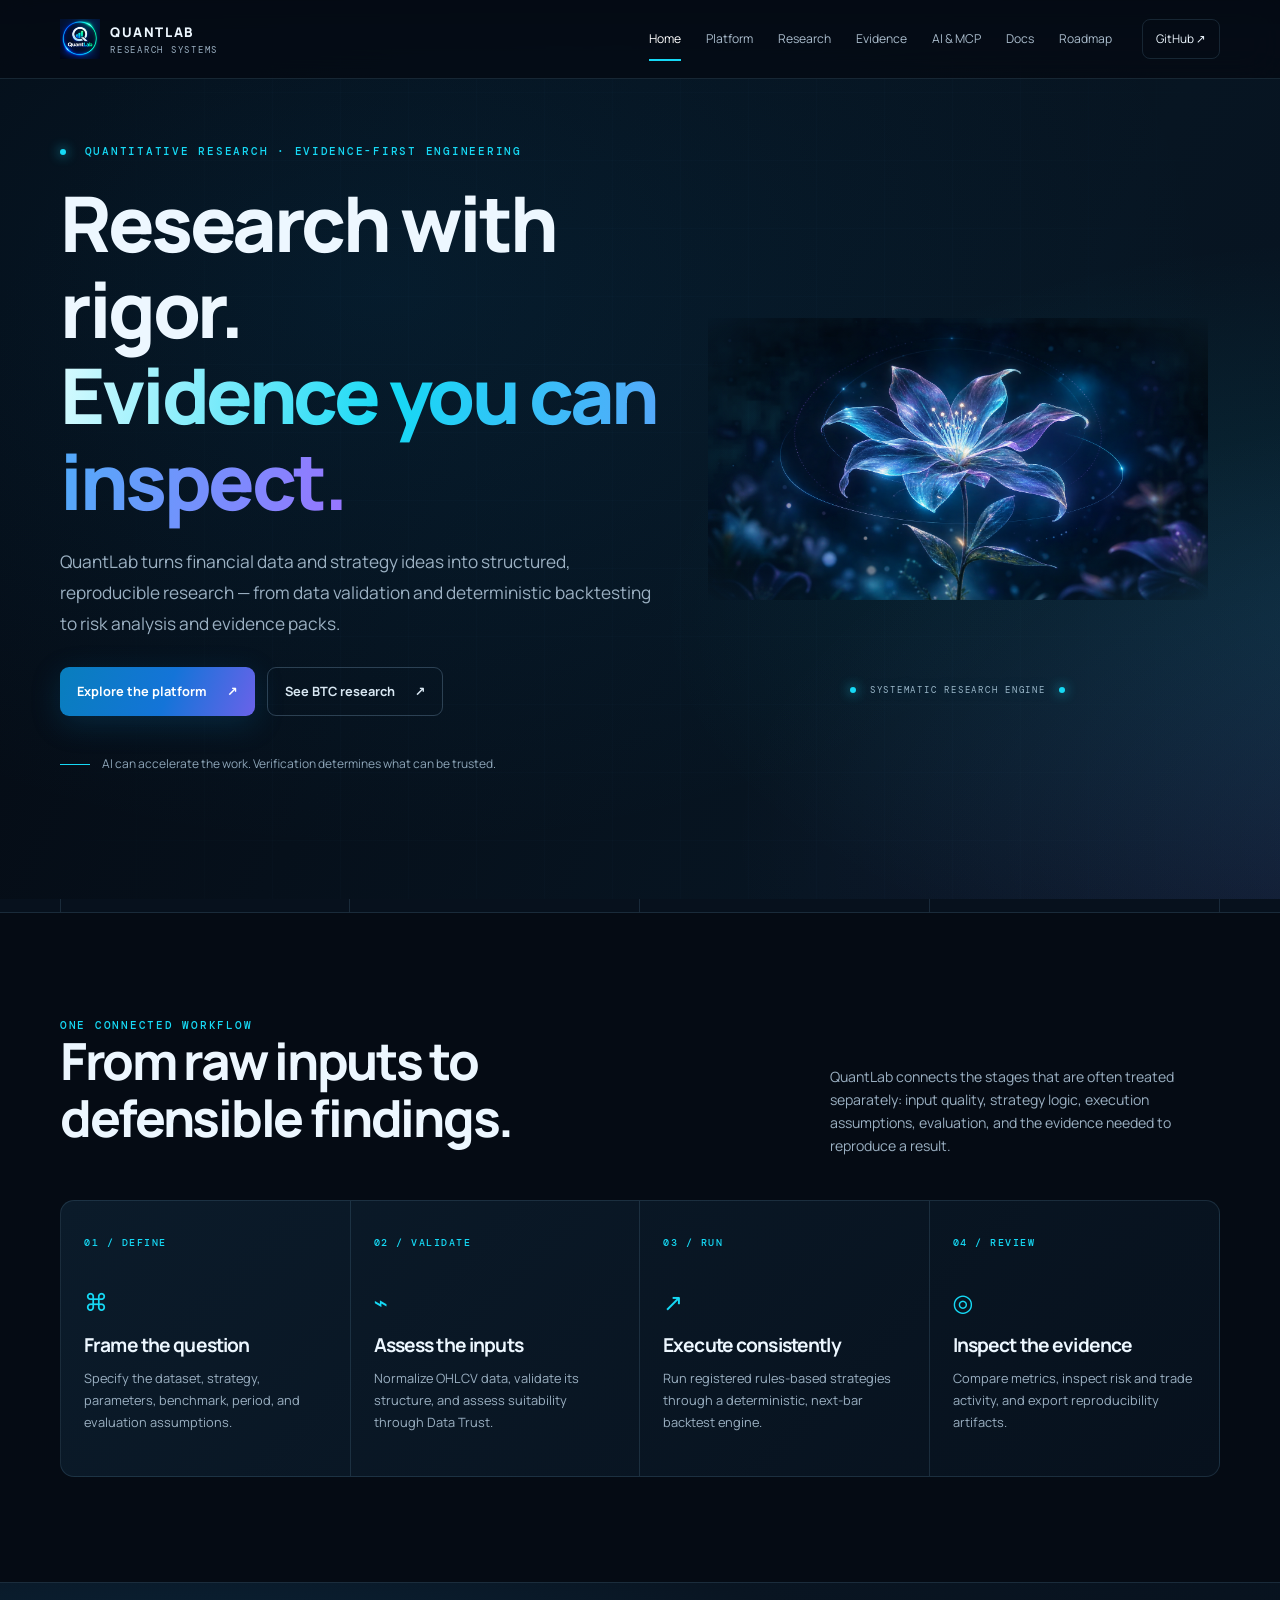
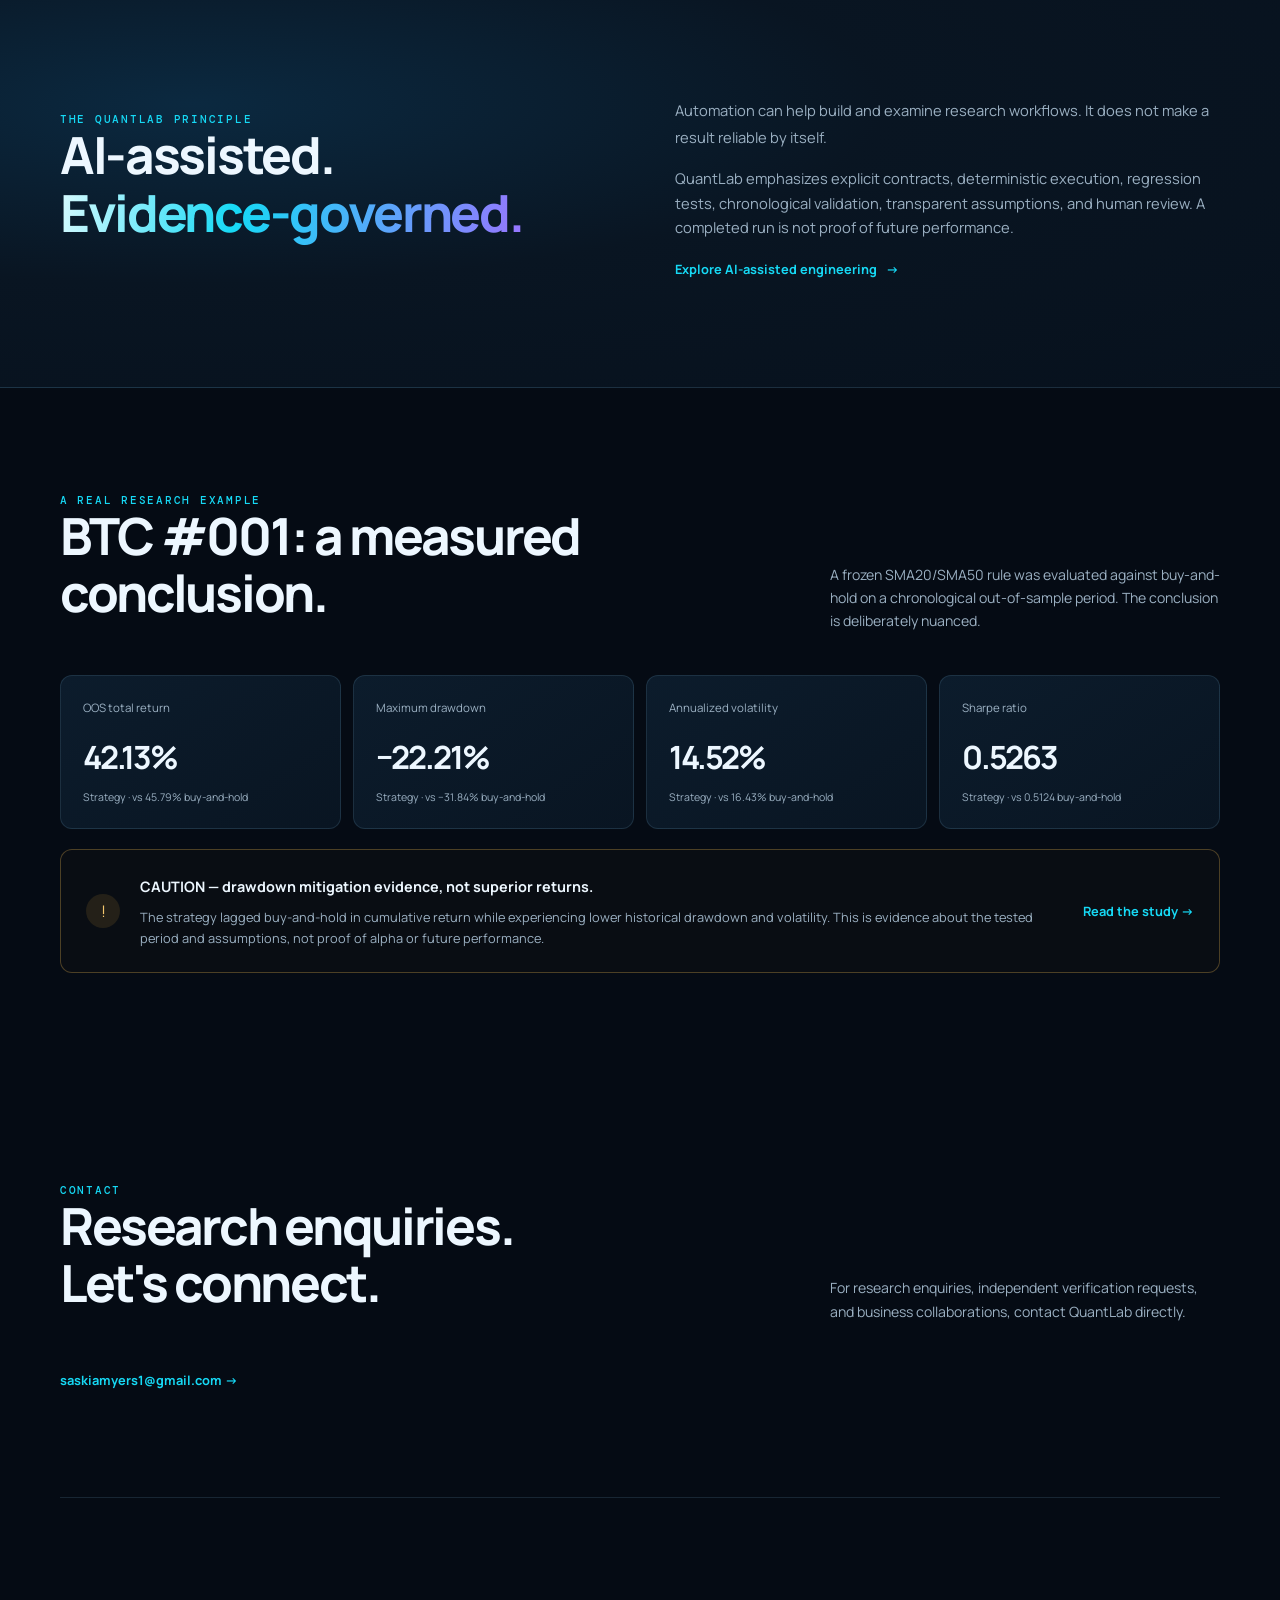
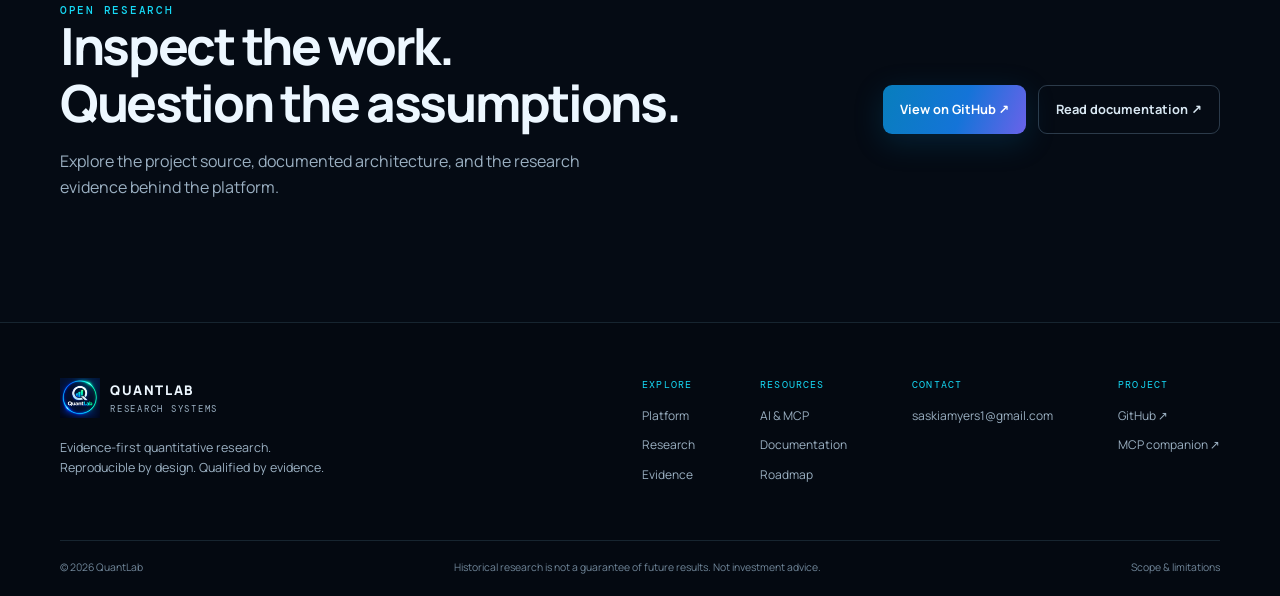
<file: website/index.html>
<!doctype html>
<html lang="en">
<head>
  <meta charset="utf-8"><meta name="viewport" content="width=device-width,initial-scale=1">
  <meta name="description" content="QuantLab is an evidence-first quantitative research and financial analysis platform for reproducible strategy evaluation.">
  <title>QuantLab — Research. Validate. Reproduce.</title><link rel="stylesheet" href="assets/site.css">
</head>
<body data-page="home">
<div id="site-header"></div>
<main>
  <section class="hero wrap">
    <div class="hero-copy">
      <div class="eyebrow"><span class="pulse"></span> QUANTITATIVE RESEARCH · EVIDENCE-FIRST ENGINEERING</div>
      <h1>Research with rigor.<br><span class="gradient">Evidence you can inspect.</span></h1>
      <p class="lead">QuantLab turns financial data and strategy ideas into structured, reproducible research — from data validation and deterministic backtesting to risk analysis and evidence packs.</p>
      <div class="actions"><a class="btn primary" href="platform.html">Explore the platform <span>↗</span></a><a class="btn secondary" href="research.html">See BTC research <span>↗</span></a></div>
      <div class="hero-note"><span class="line"></span> AI can accelerate the work. Verification determines what can be trusted.</div>
    </div>
    <div class="flower-stage" aria-label="Luminous botanical flower illustration">
      <div class="orbit orbit-a"></div><div class="orbit orbit-b"></div>
      <img class="flower" src="assets/quantlab-realistic-flower.png" alt="Realistic luminous cyan and violet botanical flower representing QuantLab research" loading="eager" decoding="async">
      <div class="flower-caption"><span class="tiny-dot"></span> SYSTEMATIC RESEARCH ENGINE <span class="tiny-dot"></span></div>
    </div>
  </section>
  <section class="signal-strip"><div class="wrap strip-grid"><div><b>01</b><span>Data integrity</span></div><div><b>02</b><span>Deterministic research</span></div><div><b>03</b><span>Risk & performance</span></div><div><b>04</b><span>Reproducible evidence</span></div></div></section>
  <section class="section wrap">
    <div class="section-head"><div><div class="eyebrow">ONE CONNECTED WORKFLOW</div><h2>From raw inputs to defensible findings.</h2></div><p>QuantLab connects the stages that are often treated separately: input quality, strategy logic, execution assumptions, evaluation, and the evidence needed to reproduce a result.</p></div>
    <div class="workflow">
      <article><span class="step">01 / DEFINE</span><div class="step-icon">⌘</div><h3>Frame the question</h3><p>Specify the dataset, strategy, parameters, benchmark, period, and evaluation assumptions.</p></article>
      <article><span class="step">02 / VALIDATE</span><div class="step-icon">⌁</div><h3>Assess the inputs</h3><p>Normalize OHLCV data, validate its structure, and assess suitability through Data Trust.</p></article>
      <article><span class="step">03 / RUN</span><div class="step-icon">↗</div><h3>Execute consistently</h3><p>Run registered rules-based strategies through a deterministic, next-bar backtest engine.</p></article>
      <article><span class="step">04 / REVIEW</span><div class="step-icon">◎</div><h3>Inspect the evidence</h3><p>Compare metrics, inspect risk and trade activity, and export reproducibility artifacts.</p></article>
    </div>
  </section>
  <section class="section dark-panel"><div class="wrap split"><div><div class="eyebrow">THE QUANTLAB PRINCIPLE</div><h2>AI-assisted.<br><span class="gradient">Evidence-governed.</span></h2></div><div><p class="lead">Automation can help build and examine research workflows. It does not make a result reliable by itself.</p><p>QuantLab emphasizes explicit contracts, deterministic execution, regression tests, chronological validation, transparent assumptions, and human review. A completed run is not proof of future performance.</p><a class="text-link" href="ai.html">Explore AI-assisted engineering <span>→</span></a></div></div></section>
  <section class="section wrap">
    <div class="section-head"><div><div class="eyebrow">A REAL RESEARCH EXAMPLE</div><h2>BTC #001: a measured conclusion.</h2></div><p>A frozen SMA20/SMA50 rule was evaluated against buy-and-hold on a chronological out-of-sample period. The conclusion is deliberately nuanced.</p></div>
    <div class="metric-grid">
      <div class="metric-card"><span>OOS total return</span><strong>42.13%</strong><small>Strategy · vs 45.79% buy-and-hold</small></div>
      <div class="metric-card"><span>Maximum drawdown</span><strong>−22.21%</strong><small>Strategy · vs −31.84% buy-and-hold</small></div>
      <div class="metric-card"><span>Annualized volatility</span><strong>14.52%</strong><small>Strategy · vs 16.43% buy-and-hold</small></div>
      <div class="metric-card"><span>Sharpe ratio</span><strong>0.5263</strong><small>Strategy · vs 0.5124 buy-and-hold</small></div>
    </div>
    <div class="verdict"><span class="verdict-mark">!</span><div><b>CAUTION — drawdown mitigation evidence, not superior returns.</b><p>The strategy lagged buy-and-hold in cumulative return while experiencing lower historical drawdown and volatility. This is evidence about the tested period and assumptions, not proof of alpha or future performance.</p></div><a href="research.html" class="text-link">Read the study →</a></div>
  </section>
  <section class="section wrap">
    <div class="section-head">
      <div><div class="eyebrow">CONTACT</div><h2>Research enquiries.<br>Let's connect.</h2></div>
      <p>For research enquiries, independent verification requests, and business collaborations, contact QuantLab directly.</p>
    </div>
    <a class="text-link" href="mailto:saskiamyers1@gmail.com">saskiamyers1@gmail.com →</a>
  </section>
  <section class="section wrap cta"><div><div class="eyebrow">OPEN RESEARCH</div><h2>Inspect the work.<br>Question the assumptions.</h2><p>Explore the project source, documented architecture, and the research evidence behind the platform.</p></div><div class="actions"><a class="btn primary" href="https://github.com/Khem00/QuantLab-Public" target="_blank" rel="noopener">View on GitHub ↗</a><a class="btn secondary" href="docs.html">Read documentation ↗</a></div></section>
</main>
<div id="site-footer"></div><script src="assets/site.js"></script>
</body></html>
</file>
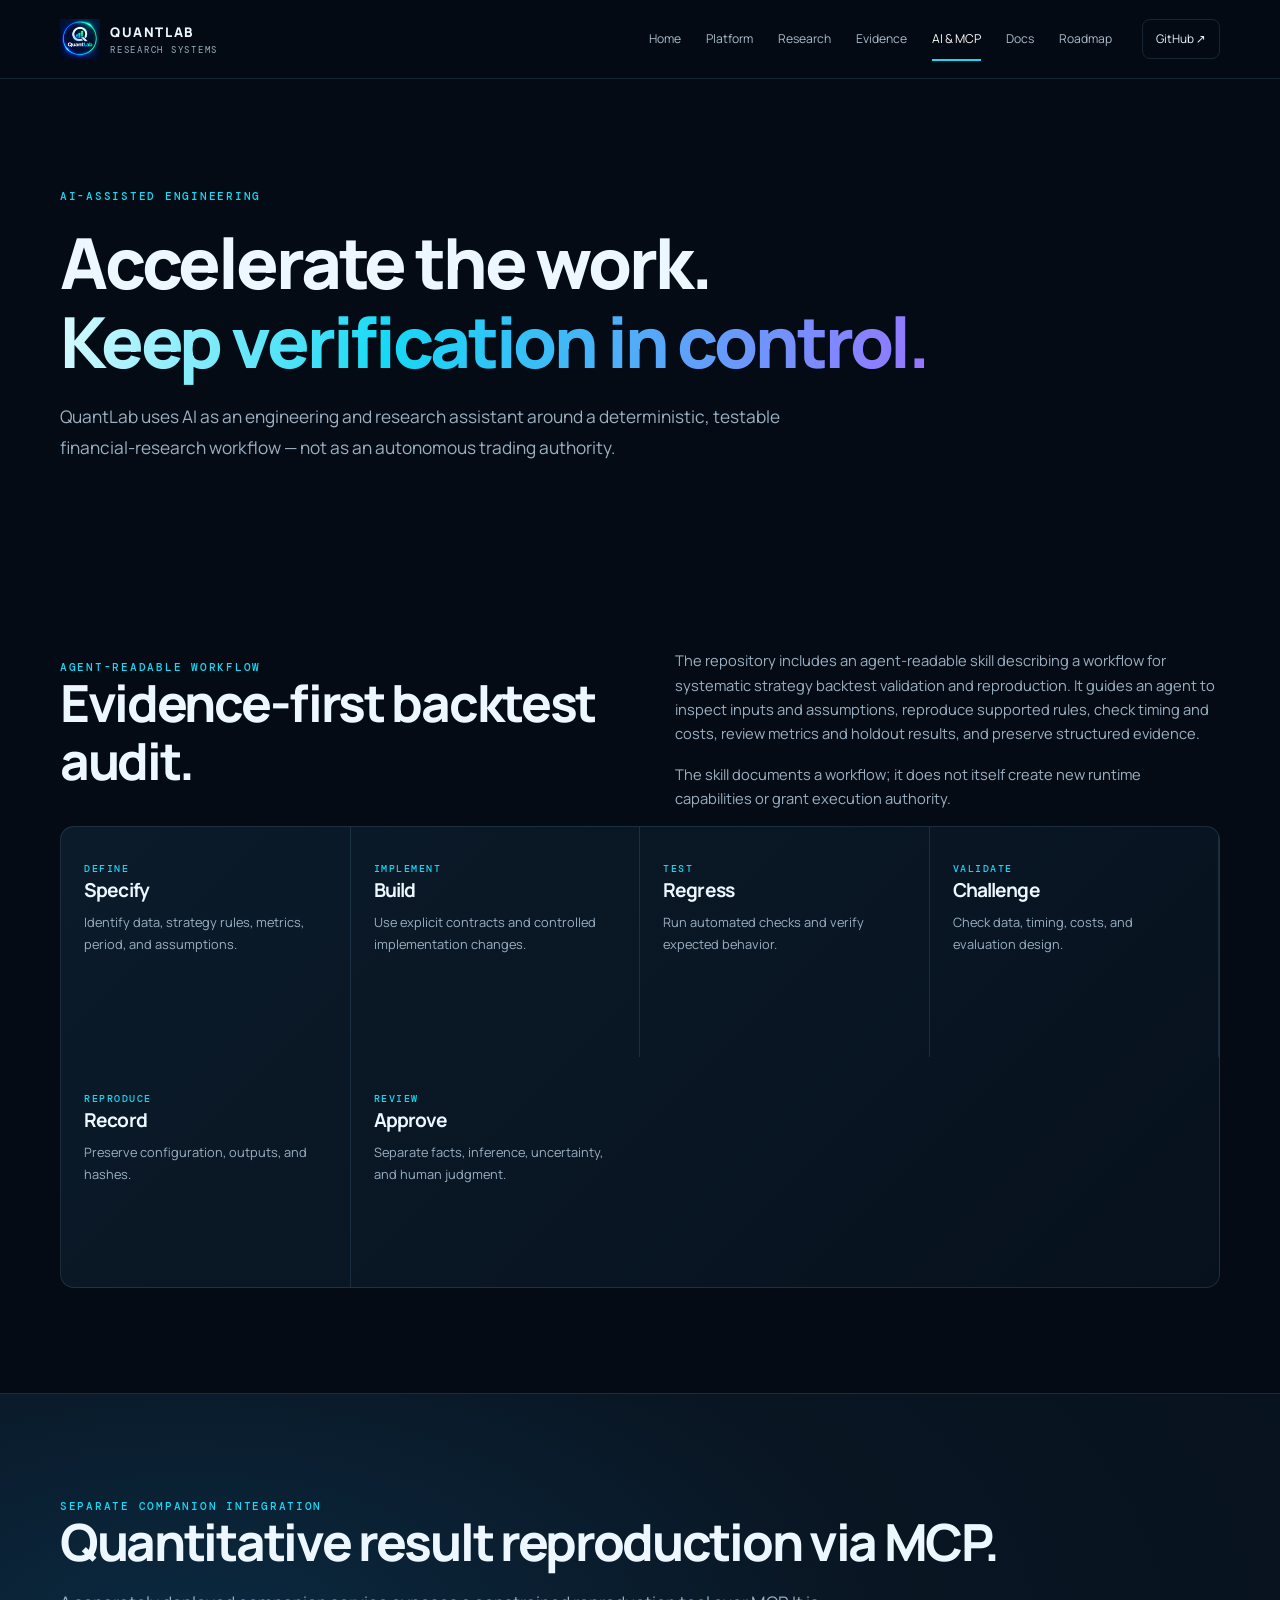
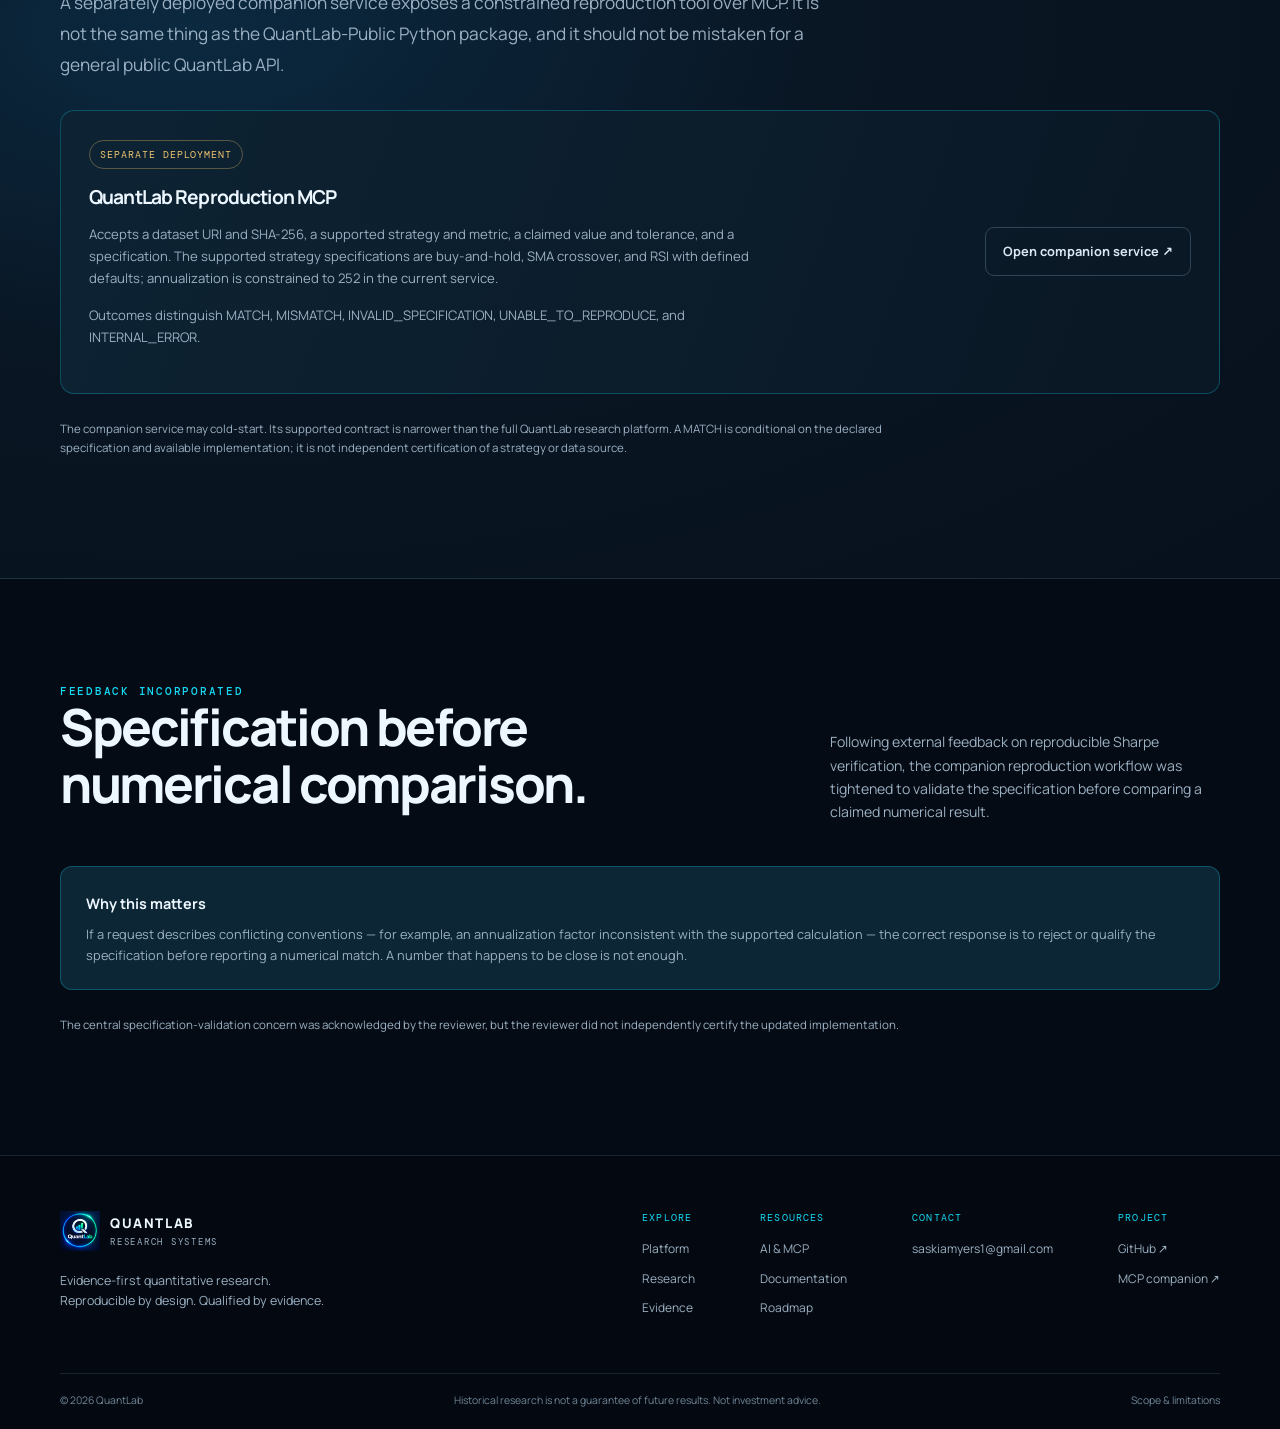
<file: website/ai.html>
<!doctype html><html lang="en"><head><meta charset="utf-8"><meta name="viewport" content="width=device-width,initial-scale=1"><meta name="description" content="QuantLab's AI-assisted engineering principles, agent-readable audit workflow and separate reproduction integration."><title>AI & Integrations — QuantLab</title><link rel="stylesheet" href="assets/site.css"></head><body data-page="ai"><div id="site-header"></div><main><section class="page-hero wrap"><div class="eyebrow">AI-ASSISTED ENGINEERING</div><h1>Accelerate the work.<br><span class="gradient">Keep verification in control.</span></h1><p class="lead">QuantLab uses AI as an engineering and research assistant around a deterministic, testable financial-research workflow — not as an autonomous trading authority.</p></section>
<section class="section wrap"><div class="split"><div><div class="eyebrow">AGENT-READABLE WORKFLOW</div><h2>Evidence-first backtest audit.</h2></div><div><p>The repository includes an agent-readable skill describing a workflow for systematic strategy backtest validation and reproduction. It guides an agent to inspect inputs and assumptions, reproduce supported rules, check timing and costs, review metrics and holdout results, and preserve structured evidence.</p><p>The skill documents a workflow; it does not itself create new runtime capabilities or grant execution authority.</p></div></div><div class="workflow compact"><article><span class="step">DEFINE</span><h3>Specify</h3><p>Identify data, strategy rules, metrics, period, and assumptions.</p></article><article><span class="step">IMPLEMENT</span><h3>Build</h3><p>Use explicit contracts and controlled implementation changes.</p></article><article><span class="step">TEST</span><h3>Regress</h3><p>Run automated checks and verify expected behavior.</p></article><article><span class="step">VALIDATE</span><h3>Challenge</h3><p>Check data, timing, costs, and evaluation design.</p></article><article><span class="step">REPRODUCE</span><h3>Record</h3><p>Preserve configuration, outputs, and hashes.</p></article><article><span class="step">REVIEW</span><h3>Approve</h3><p>Separate facts, inference, uncertainty, and human judgment.</p></article></div></section>
<section class="section dark-panel"><div class="wrap"><div class="eyebrow">SEPARATE COMPANION INTEGRATION</div><h2>Quantitative result reproduction via MCP.</h2><p class="lead narrow">A separately deployed companion service exposes a constrained reproduction tool over MCP. It is not the same thing as the QuantLab-Public Python package, and it should not be mistaken for a general public QuantLab API.</p><div class="integration-card"><div><span class="state conditional">SEPARATE DEPLOYMENT</span><h3>QuantLab Reproduction MCP</h3><p>Accepts a dataset URI and SHA-256, a supported strategy and metric, a claimed value and tolerance, and a specification. The supported strategy specifications are buy-and-hold, SMA crossover, and RSI with defined defaults; annualization is constrained to 252 in the current service.</p><p>Outcomes distinguish MATCH, MISMATCH, INVALID_SPECIFICATION, UNABLE_TO_REPRODUCE, and INTERNAL_ERROR.</p></div><a class="btn secondary" href="https://quantlab-reproduction-mcp.onrender.com" target="_blank" rel="noopener">Open companion service ↗</a></div><p class="small-note">The companion service may cold-start. Its supported contract is narrower than the full QuantLab research platform. A MATCH is conditional on the declared specification and available implementation; it is not independent certification of a strategy or data source.</p></div></section>
<section class="section wrap"><div class="section-head"><div><div class="eyebrow">FEEDBACK INCORPORATED</div><h2>Specification before numerical comparison.</h2></div><p>Following external feedback on reproducible Sharpe verification, the companion reproduction workflow was tightened to validate the specification before comparing a claimed numerical result.</p></div><div class="callout"><b>Why this matters</b><p>If a request describes conflicting conventions — for example, an annualization factor inconsistent with the supported calculation — the correct response is to reject or qualify the specification before reporting a numerical match. A number that happens to be close is not enough.</p></div><p class="small-note">The central specification-validation concern was acknowledged by the reviewer, but the reviewer did not independently certify the updated implementation.</p></section></main><div id="site-footer"></div><script src="assets/site.js"></script></body></html>
</file>
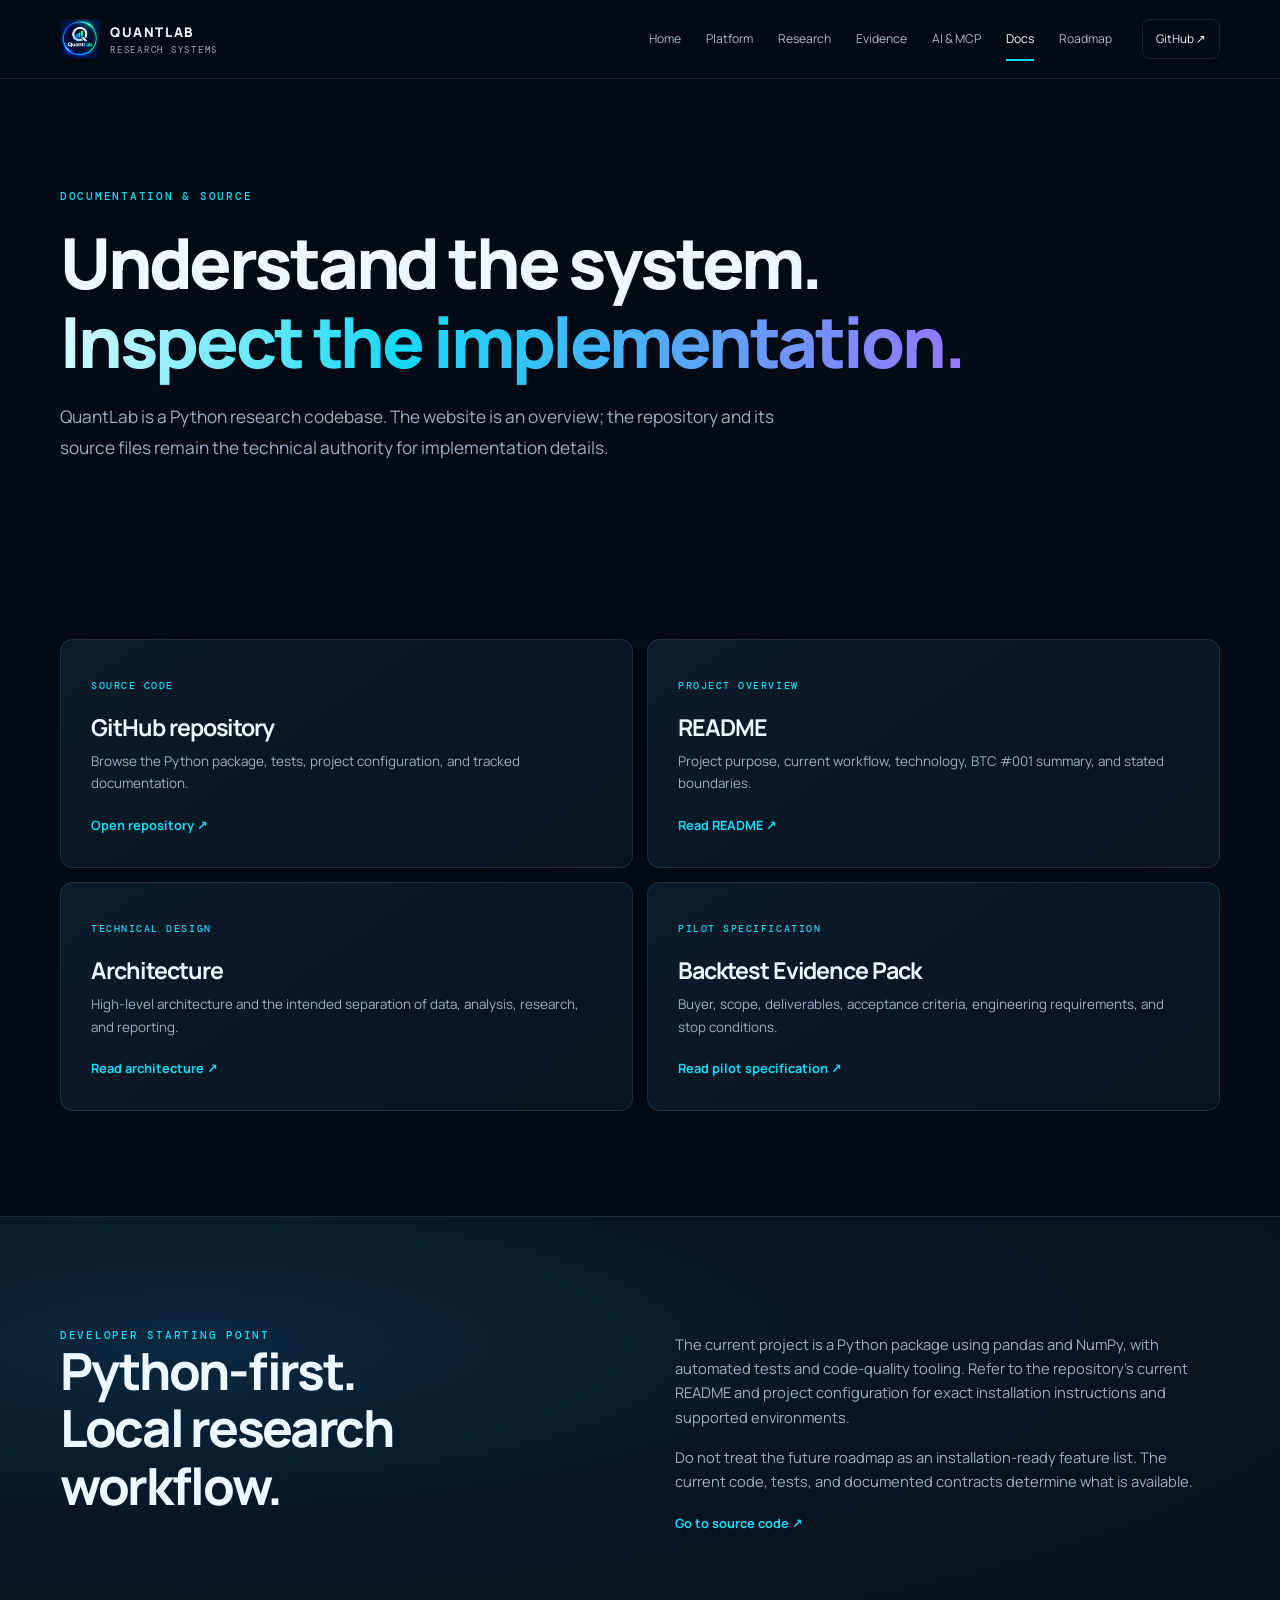
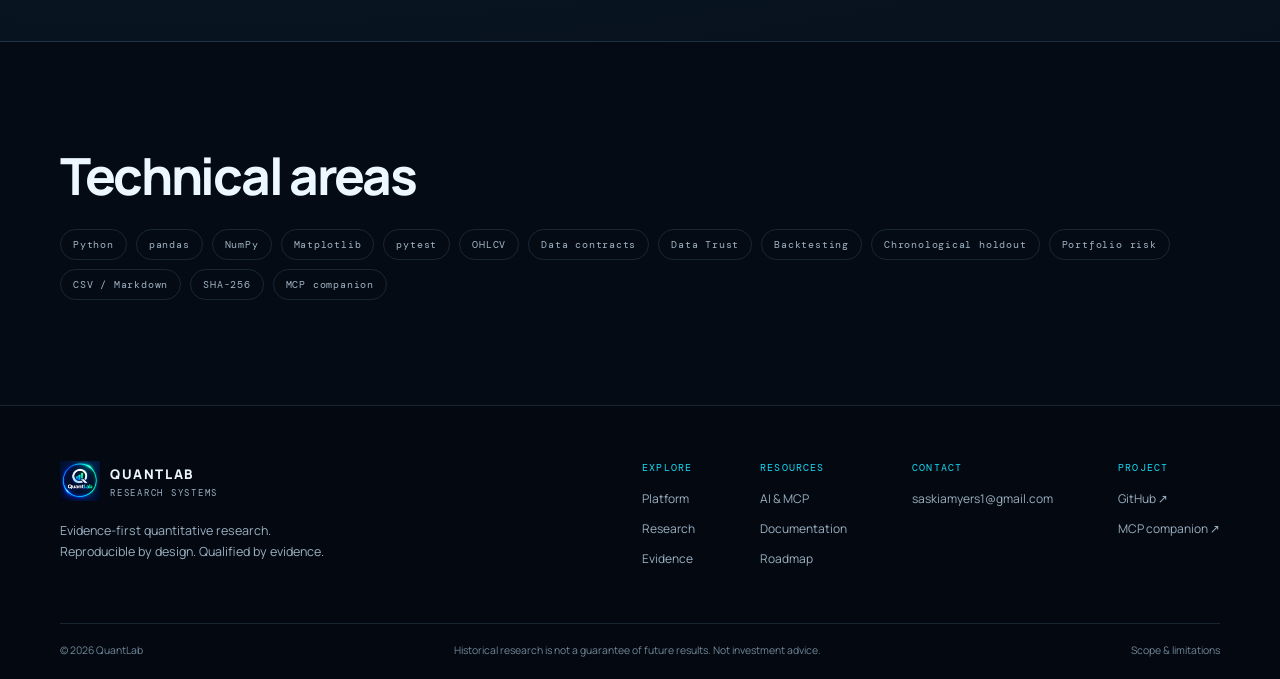
<file: website/docs.html>
<!doctype html><html lang="en"><head><meta charset="utf-8"><meta name="viewport" content="width=device-width,initial-scale=1"><meta name="description" content="QuantLab developer documentation, architecture, research and source links."><title>Documentation — QuantLab</title><link rel="stylesheet" href="assets/site.css"></head><body data-page="docs"><div id="site-header"></div><main><section class="page-hero wrap"><div class="eyebrow">DOCUMENTATION & SOURCE</div><h1>Understand the system.<br><span class="gradient">Inspect the implementation.</span></h1><p class="lead">QuantLab is a Python research codebase. The website is an overview; the repository and its source files remain the technical authority for implementation details.</p></section>
<section class="section wrap"><div class="doc-grid"><a class="doc-card" href="https://github.com/Khem00/QuantLab-Public" target="_blank" rel="noopener"><span class="doc-kind">SOURCE CODE</span><h3>GitHub repository</h3><p>Browse the Python package, tests, project configuration, and tracked documentation.</p><span class="text-link">Open repository ↗</span></a><a class="doc-card" href="https://github.com/Khem00/QuantLab-Public/blob/main/README.md" target="_blank" rel="noopener"><span class="doc-kind">PROJECT OVERVIEW</span><h3>README</h3><p>Project purpose, current workflow, technology, BTC #001 summary, and stated boundaries.</p><span class="text-link">Read README ↗</span></a><a class="doc-card" href="https://github.com/Khem00/QuantLab-Public/blob/main/docs/ARCHITECTURE.md" target="_blank" rel="noopener"><span class="doc-kind">TECHNICAL DESIGN</span><h3>Architecture</h3><p>High-level architecture and the intended separation of data, analysis, research, and reporting.</p><span class="text-link">Read architecture ↗</span></a><a class="doc-card" href="https://github.com/Khem00/QuantLab-Public/blob/main/docs/BACKTEST_EVIDENCE_PACK_PILOT.md" target="_blank" rel="noopener"><span class="doc-kind">PILOT SPECIFICATION</span><h3>Backtest Evidence Pack</h3><p>Buyer, scope, deliverables, acceptance criteria, engineering requirements, and stop conditions.</p><span class="text-link">Read pilot specification ↗</span></a></div></section>
<section class="section dark-panel"><div class="wrap split"><div><div class="eyebrow">DEVELOPER STARTING POINT</div><h2>Python-first.<br>Local research workflow.</h2></div><div><p>The current project is a Python package using pandas and NumPy, with automated tests and code-quality tooling. Refer to the repository's current README and project configuration for exact installation instructions and supported environments.</p><p>Do not treat the future roadmap as an installation-ready feature list. The current code, tests, and documented contracts determine what is available.</p><a class="text-link" href="https://github.com/Khem00/QuantLab-Public" target="_blank" rel="noopener">Go to source code ↗</a></div></div></section>
<section class="section wrap"><h2>Technical areas</h2><div class="tag-cloud"><span>Python</span><span>pandas</span><span>NumPy</span><span>Matplotlib</span><span>pytest</span><span>OHLCV</span><span>Data contracts</span><span>Data Trust</span><span>Backtesting</span><span>Chronological holdout</span><span>Portfolio risk</span><span>CSV / Markdown</span><span>SHA-256</span><span>MCP companion</span></div></section></main><div id="site-footer"></div><script src="assets/site.js"></script></body></html>
</file>
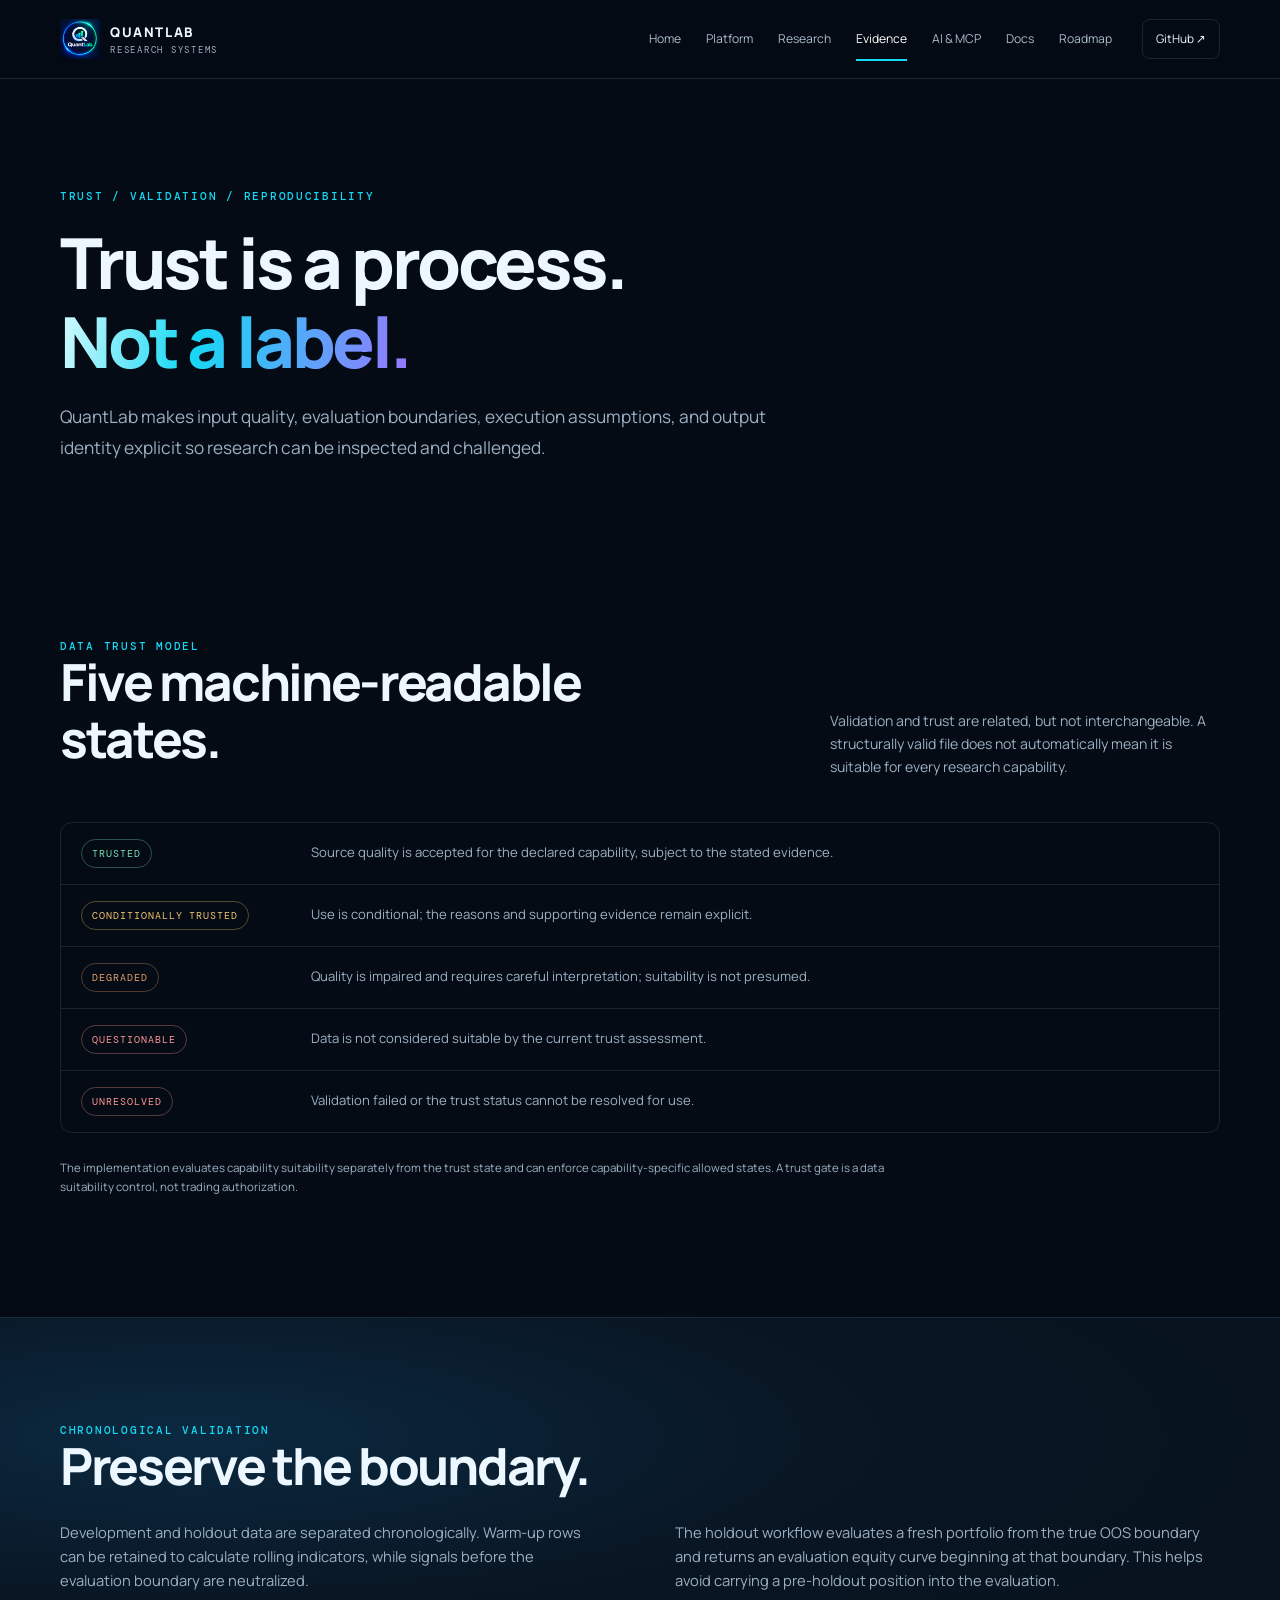
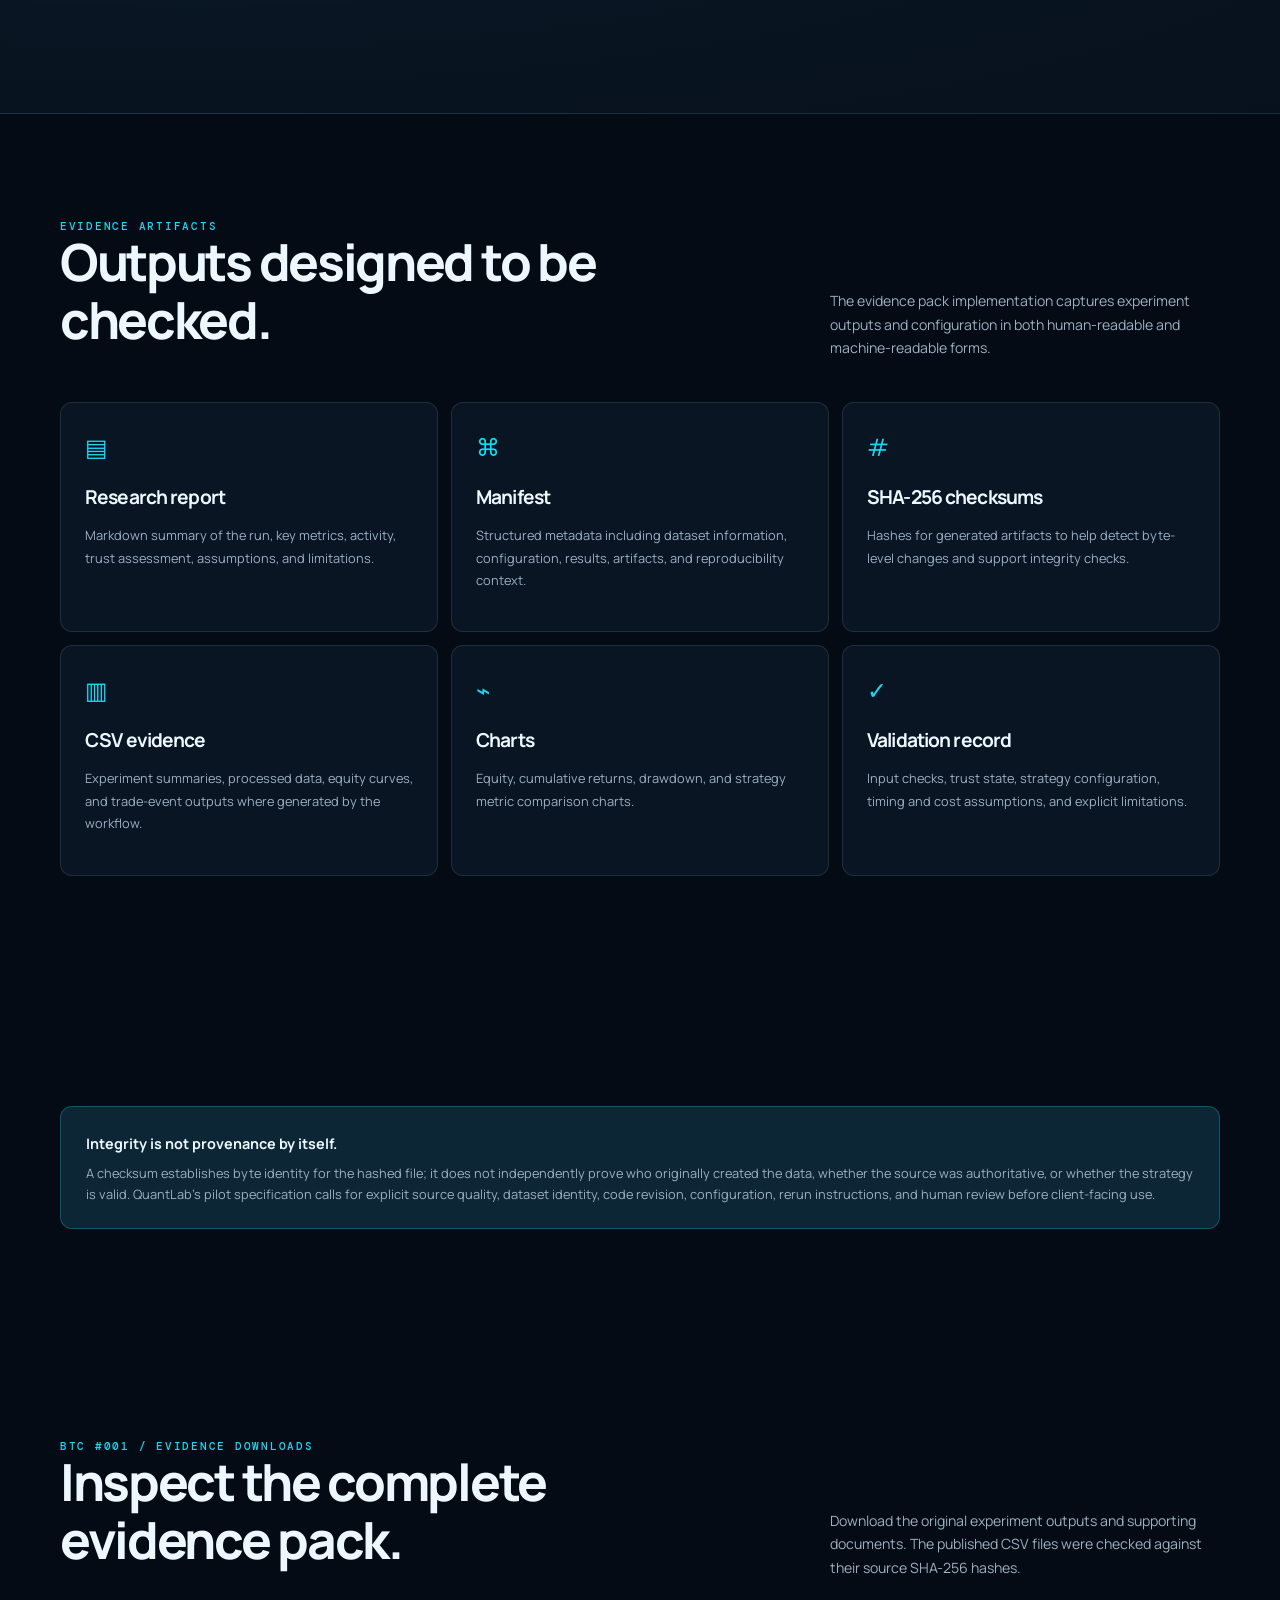
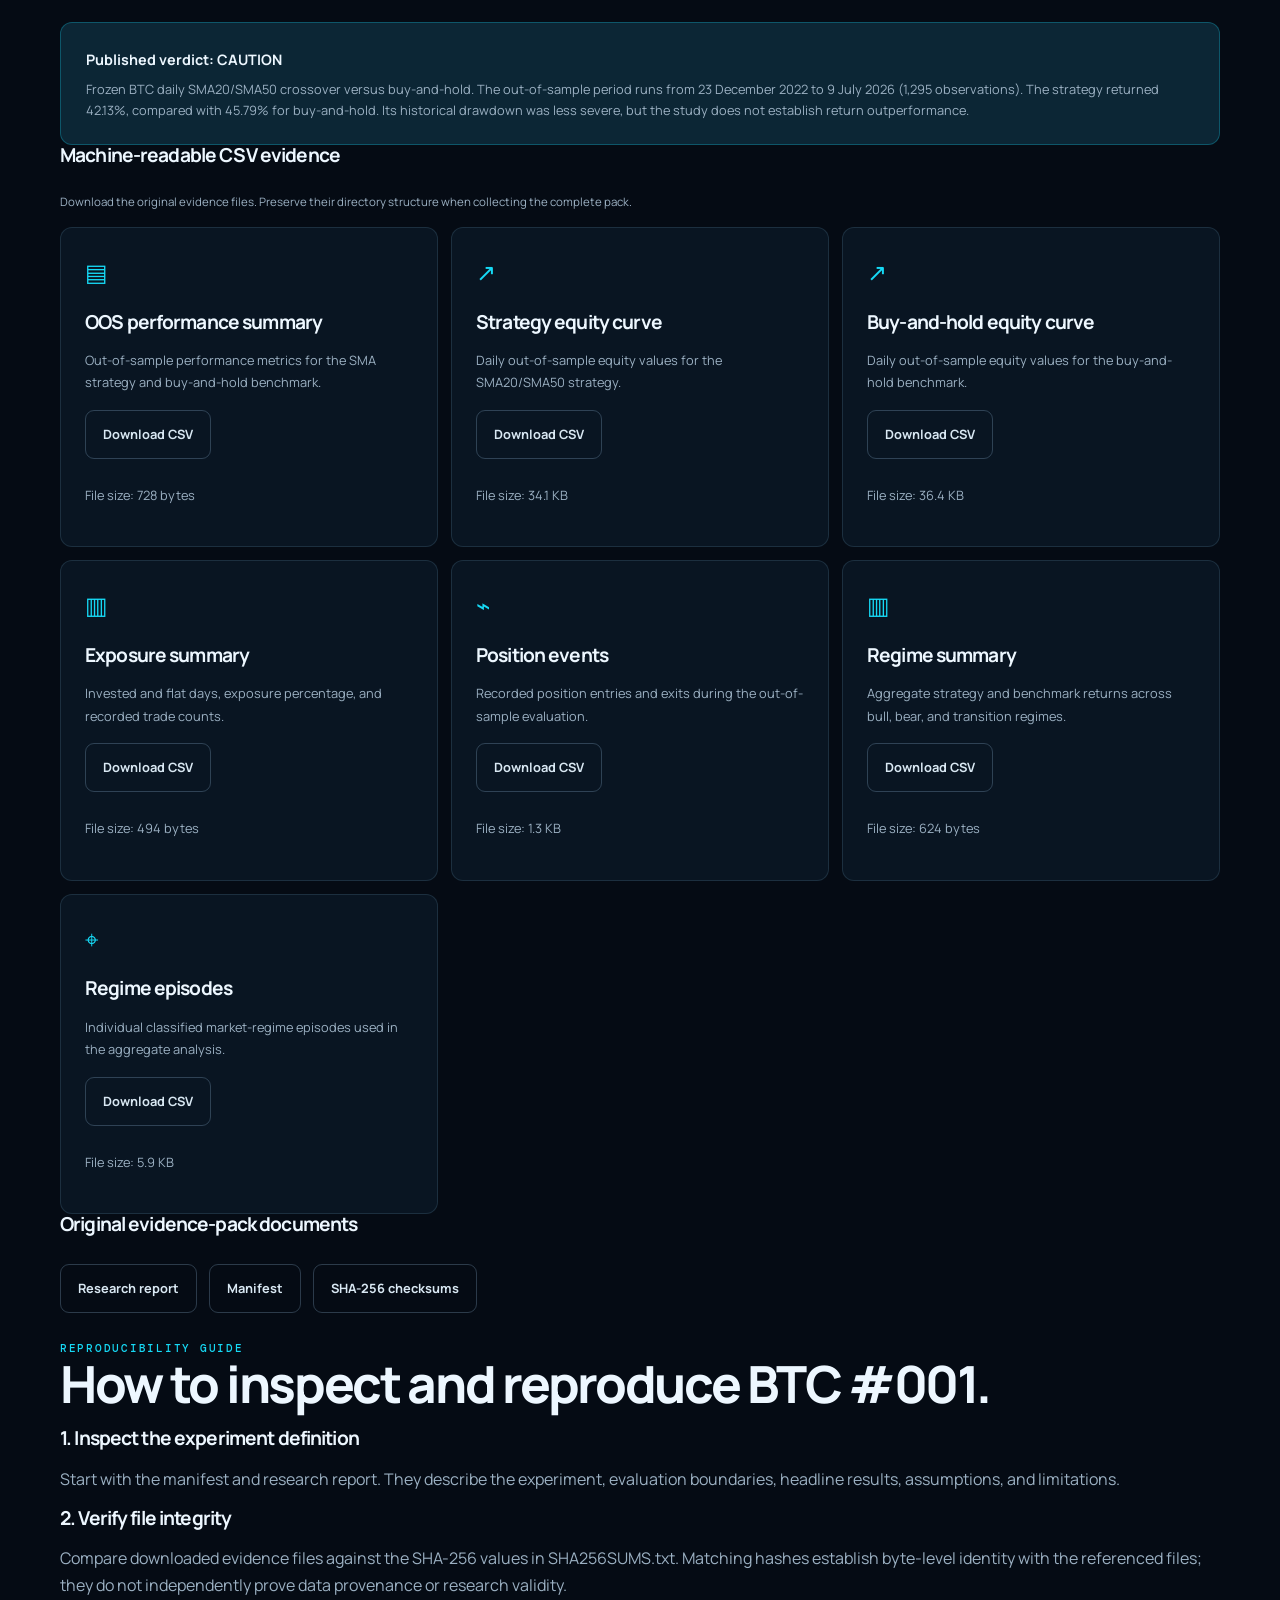
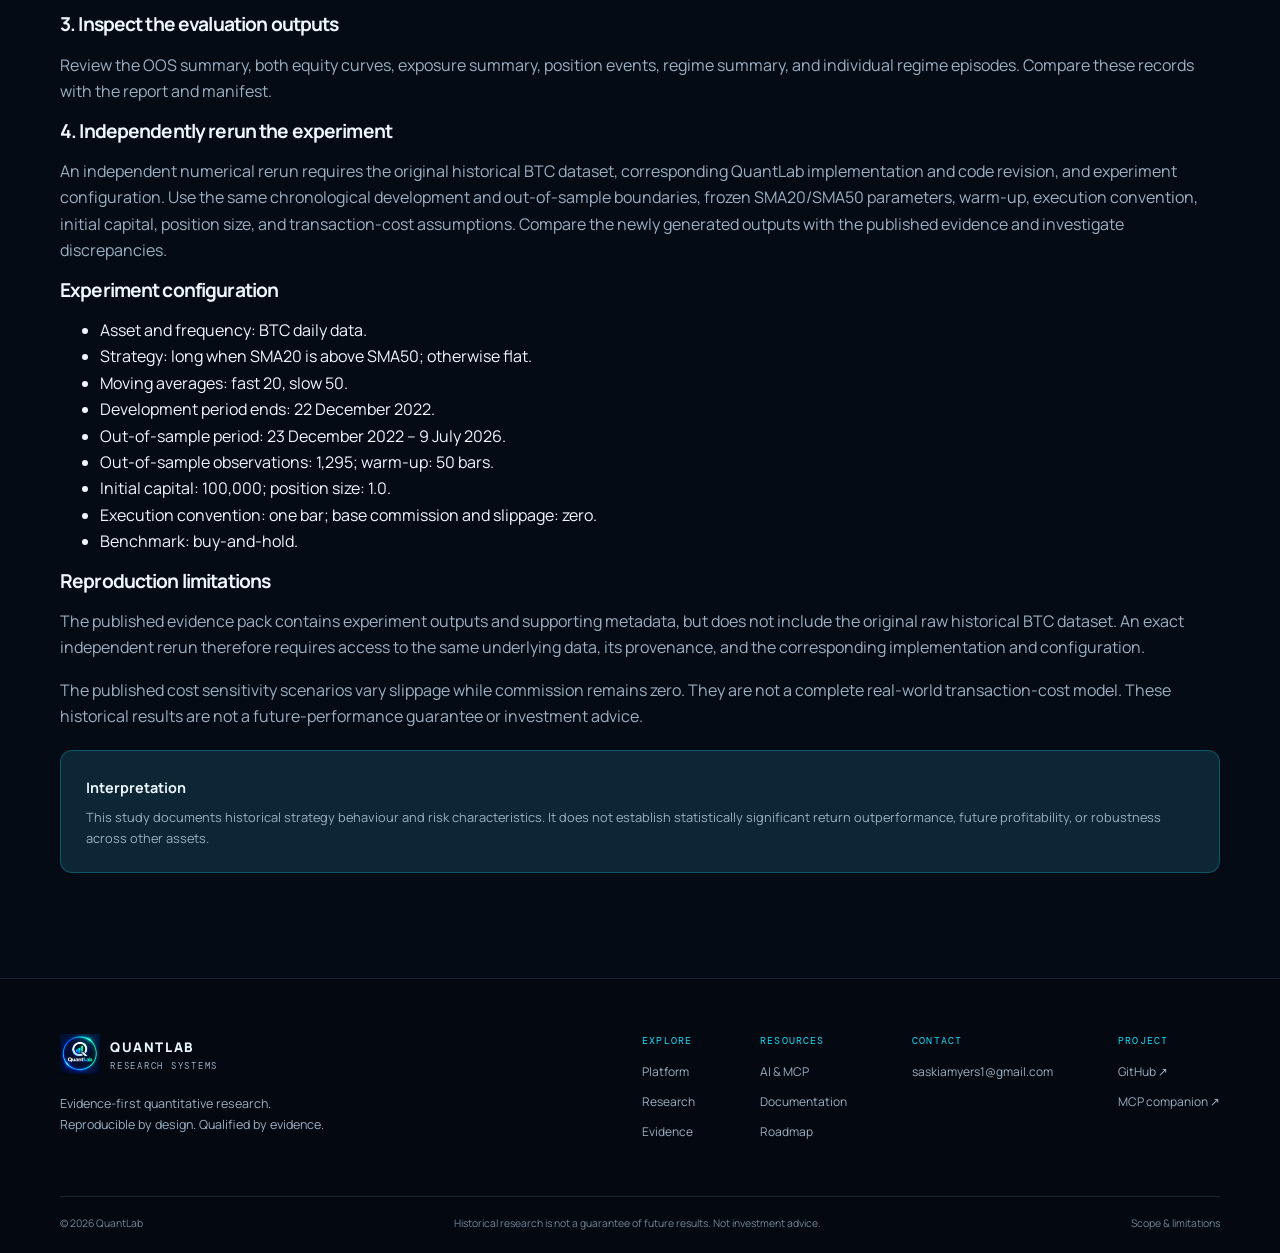
<file: website/evidence.html>
<!doctype html><html lang="en"><head><meta charset="utf-8"><meta name="viewport" content="width=device-width,initial-scale=1"><meta name="description" content="QuantLab data trust, chronological validation, reproducibility manifests, reports and evidence packs."><title>Evidence & Validation — QuantLab</title><link rel="stylesheet" href="assets/site.css"></head><body data-page="evidence"><div id="site-header"></div><main><section class="page-hero wrap"><div class="eyebrow">TRUST / VALIDATION / REPRODUCIBILITY</div><h1>Trust is a process.<br><span class="gradient">Not a label.</span></h1><p class="lead">QuantLab makes input quality, evaluation boundaries, execution assumptions, and output identity explicit so research can be inspected and challenged.</p></section>
<section class="section wrap"><div class="section-head"><div><div class="eyebrow">DATA TRUST MODEL</div><h2>Five machine-readable states.</h2></div><p>Validation and trust are related, but not interchangeable. A structurally valid file does not automatically mean it is suitable for every research capability.</p></div><div class="trust-list"><div><span class="state trusted">TRUSTED</span><p>Source quality is accepted for the declared capability, subject to the stated evidence.</p></div><div><span class="state conditional">CONDITIONALLY TRUSTED</span><p>Use is conditional; the reasons and supporting evidence remain explicit.</p></div><div><span class="state degraded">DEGRADED</span><p>Quality is impaired and requires careful interpretation; suitability is not presumed.</p></div><div><span class="state questionable">QUESTIONABLE</span><p>Data is not considered suitable by the current trust assessment.</p></div><div><span class="state unresolved">UNRESOLVED</span><p>Validation failed or the trust status cannot be resolved for use.</p></div></div><p class="small-note">The implementation evaluates capability suitability separately from the trust state and can enforce capability-specific allowed states. A trust gate is a data suitability control, not trading authorization.</p></section>
<section class="section dark-panel"><div class="wrap"><div class="eyebrow">CHRONOLOGICAL VALIDATION</div><h2>Preserve the boundary.</h2><div class="split"><p>Development and holdout data are separated chronologically. Warm-up rows can be retained to calculate rolling indicators, while signals before the evaluation boundary are neutralized.</p><p>The holdout workflow evaluates a fresh portfolio from the true OOS boundary and returns an evaluation equity curve beginning at that boundary. This helps avoid carrying a pre-holdout position into the evaluation.</p></div></div></section>
<section class="section wrap"><div class="section-head"><div><div class="eyebrow">EVIDENCE ARTIFACTS</div><h2>Outputs designed to be checked.</h2></div><p>The evidence pack implementation captures experiment outputs and configuration in both human-readable and machine-readable forms.</p></div><div class="artifact-grid"><article><div class="artifact-icon">▤</div><h3>Research report</h3><p>Markdown summary of the run, key metrics, activity, trust assessment, assumptions, and limitations.</p></article><article><div class="artifact-icon">⌘</div><h3>Manifest</h3><p>Structured metadata including dataset information, configuration, results, artifacts, and reproducibility context.</p></article><article><div class="artifact-icon">#</div><h3>SHA-256 checksums</h3><p>Hashes for generated artifacts to help detect byte-level changes and support integrity checks.</p></article><article><div class="artifact-icon">▥</div><h3>CSV evidence</h3><p>Experiment summaries, processed data, equity curves, and trade-event outputs where generated by the workflow.</p></article><article><div class="artifact-icon">⌁</div><h3>Charts</h3><p>Equity, cumulative returns, drawdown, and strategy metric comparison charts.</p></article><article><div class="artifact-icon">✓</div><h3>Validation record</h3><p>Input checks, trust state, strategy configuration, timing and cost assumptions, and explicit limitations.</p></article></div></section>
<section class="section wrap"><div class="callout"><b>Integrity is not provenance by itself.</b><p>A checksum establishes byte identity for the hashed file; it does not independently prove who originally created the data, whether the source was authoritative, or whether the strategy is valid. QuantLab's pilot specification calls for explicit source quality, dataset identity, code revision, configuration, rerun instructions, and human review before client-facing use.</p></div></section><section class="section wrap" id="btc-001-evidence">
<div class="section-head">
<div>
<div class="eyebrow">BTC #001 / EVIDENCE DOWNLOADS</div>
<h2>Inspect the complete evidence pack.</h2>
</div>
<p>Download the original experiment outputs and supporting documents. The published CSV files were checked against their source SHA-256 hashes.</p>
</div>

<div class="callout">
<b>Published verdict: CAUTION</b>
<p>Frozen BTC daily SMA20/SMA50 crossover versus buy-and-hold. The out-of-sample period runs from 23 December 2022 to 9 July 2026 (1,295 observations). The strategy returned 42.13%, compared with 45.79% for buy-and-hold. Its historical drawdown was less severe, but the study does not establish return outperformance.</p>
</div>

<h3>Machine-readable CSV evidence</h3>
<p class="small-note">Download the original evidence files. Preserve their directory structure when collecting the complete pack.</p>

<div class="artifact-grid">
<article>
<div class="artifact-icon">▤</div>
<h3>OOS performance summary</h3>
<p>Out-of-sample performance metrics for the SMA strategy and buy-and-hold benchmark.</p>
<a class="btn secondary" href="data/btc-001/evidence/validation/oos_summary.csv" download>Download CSV</a>
<p class="small-note">File size: 728 bytes</p>
</article>
<article>
<div class="artifact-icon">↗</div>
<h3>Strategy equity curve</h3>
<p>Daily out-of-sample equity values for the SMA20/SMA50 strategy.</p>
<a class="btn secondary" href="data/btc-001/evidence/validation/sma_cross_oos_equity_curve.csv" download>Download CSV</a>
<p class="small-note">File size: 34.1 KB</p>
</article>
<article>
<div class="artifact-icon">↗</div>
<h3>Buy-and-hold equity curve</h3>
<p>Daily out-of-sample equity values for the buy-and-hold benchmark.</p>
<a class="btn secondary" href="data/btc-001/evidence/validation/buy_hold_oos_equity_curve.csv" download>Download CSV</a>
<p class="small-note">File size: 36.4 KB</p>
</article>
<article>
<div class="artifact-icon">▥</div>
<h3>Exposure summary</h3>
<p>Invested and flat days, exposure percentage, and recorded trade counts.</p>
<a class="btn secondary" href="data/btc-001/evidence/exposure/exposure_summary.csv" download>Download CSV</a>
<p class="small-note">File size: 494 bytes</p>
</article>
<article>
<div class="artifact-icon">⌁</div>
<h3>Position events</h3>
<p>Recorded position entries and exits during the out-of-sample evaluation.</p>
<a class="btn secondary" href="data/btc-001/evidence/exposure/position_events.csv" download>Download CSV</a>
<p class="small-note">File size: 1.3 KB</p>
</article>
<article>
<div class="artifact-icon">▥</div>
<h3>Regime summary</h3>
<p>Aggregate strategy and benchmark returns across bull, bear, and transition regimes.</p>
<a class="btn secondary" href="data/btc-001/evidence/regimes/regime_summary.csv" download>Download CSV</a>
<p class="small-note">File size: 624 bytes</p>
</article>
<article>
<div class="artifact-icon">⌖</div>
<h3>Regime episodes</h3>
<p>Individual classified market-regime episodes used in the aggregate analysis.</p>
<a class="btn secondary" href="data/btc-001/evidence/regimes/regime_episodes.csv" download>Download CSV</a>
<p class="small-note">File size: 5.9 KB</p>
</article>
</div>

<h3>Original evidence-pack documents</h3>
<div class="actions" style="display:flex;flex-wrap:wrap;gap:12px;">
<a class="btn secondary" href="data/btc-001/evidence/report.md" download>Research report</a>
<a class="btn secondary" href="data/btc-001/evidence/manifest.json" download>Manifest</a>
<a class="btn secondary" href="data/btc-001/evidence/SHA256SUMS.txt" download>SHA-256 checksums</a>
</div>

<div class="eyebrow">REPRODUCIBILITY GUIDE</div>
<h2>How to inspect and reproduce BTC #001.</h2>

<h3>1. Inspect the experiment definition</h3>
<p>Start with the manifest and research report. They describe the experiment, evaluation boundaries, headline results, assumptions, and limitations.</p>

<h3>2. Verify file integrity</h3>
<p>Compare downloaded evidence files against the SHA-256 values in SHA256SUMS.txt. Matching hashes establish byte-level identity with the referenced files; they do not independently prove data provenance or research validity.</p>

<h3>3. Inspect the evaluation outputs</h3>
<p>Review the OOS summary, both equity curves, exposure summary, position events, regime summary, and individual regime episodes. Compare these records with the report and manifest.</p>

<h3>4. Independently rerun the experiment</h3>
<p>An independent numerical rerun requires the original historical BTC dataset, corresponding QuantLab implementation and code revision, and experiment configuration. Use the same chronological development and out-of-sample boundaries, frozen SMA20/SMA50 parameters, warm-up, execution convention, initial capital, position size, and transaction-cost assumptions. Compare the newly generated outputs with the published evidence and investigate discrepancies.</p>

<h3>Experiment configuration</h3>
<ul>
<li>Asset and frequency: BTC daily data.</li>
<li>Strategy: long when SMA20 is above SMA50; otherwise flat.</li>
<li>Moving averages: fast 20, slow 50.</li>
<li>Development period ends: 22 December 2022.</li>
<li>Out-of-sample period: 23 December 2022 – 9 July 2026.</li>
<li>Out-of-sample observations: 1,295; warm-up: 50 bars.</li>
<li>Initial capital: 100,000; position size: 1.0.</li>
<li>Execution convention: one bar; base commission and slippage: zero.</li>
<li>Benchmark: buy-and-hold.</li>
</ul>

<h3>Reproduction limitations</h3>
<p>The published evidence pack contains experiment outputs and supporting metadata, but does not include the original raw historical BTC dataset. An exact independent rerun therefore requires access to the same underlying data, its provenance, and the corresponding implementation and configuration.</p>
<p>The published cost sensitivity scenarios vary slippage while commission remains zero. They are not a complete real-world transaction-cost model. These historical results are not a future-performance guarantee or investment advice.</p>

<div class="callout">
<b>Interpretation</b>
<p>This study documents historical strategy behaviour and risk characteristics. It does not establish statistically significant return outperformance, future profitability, or robustness across other assets.</p>
</div>
</section></main><div id="site-footer"></div><script src="assets/site.js"></script></body></html>
</file>
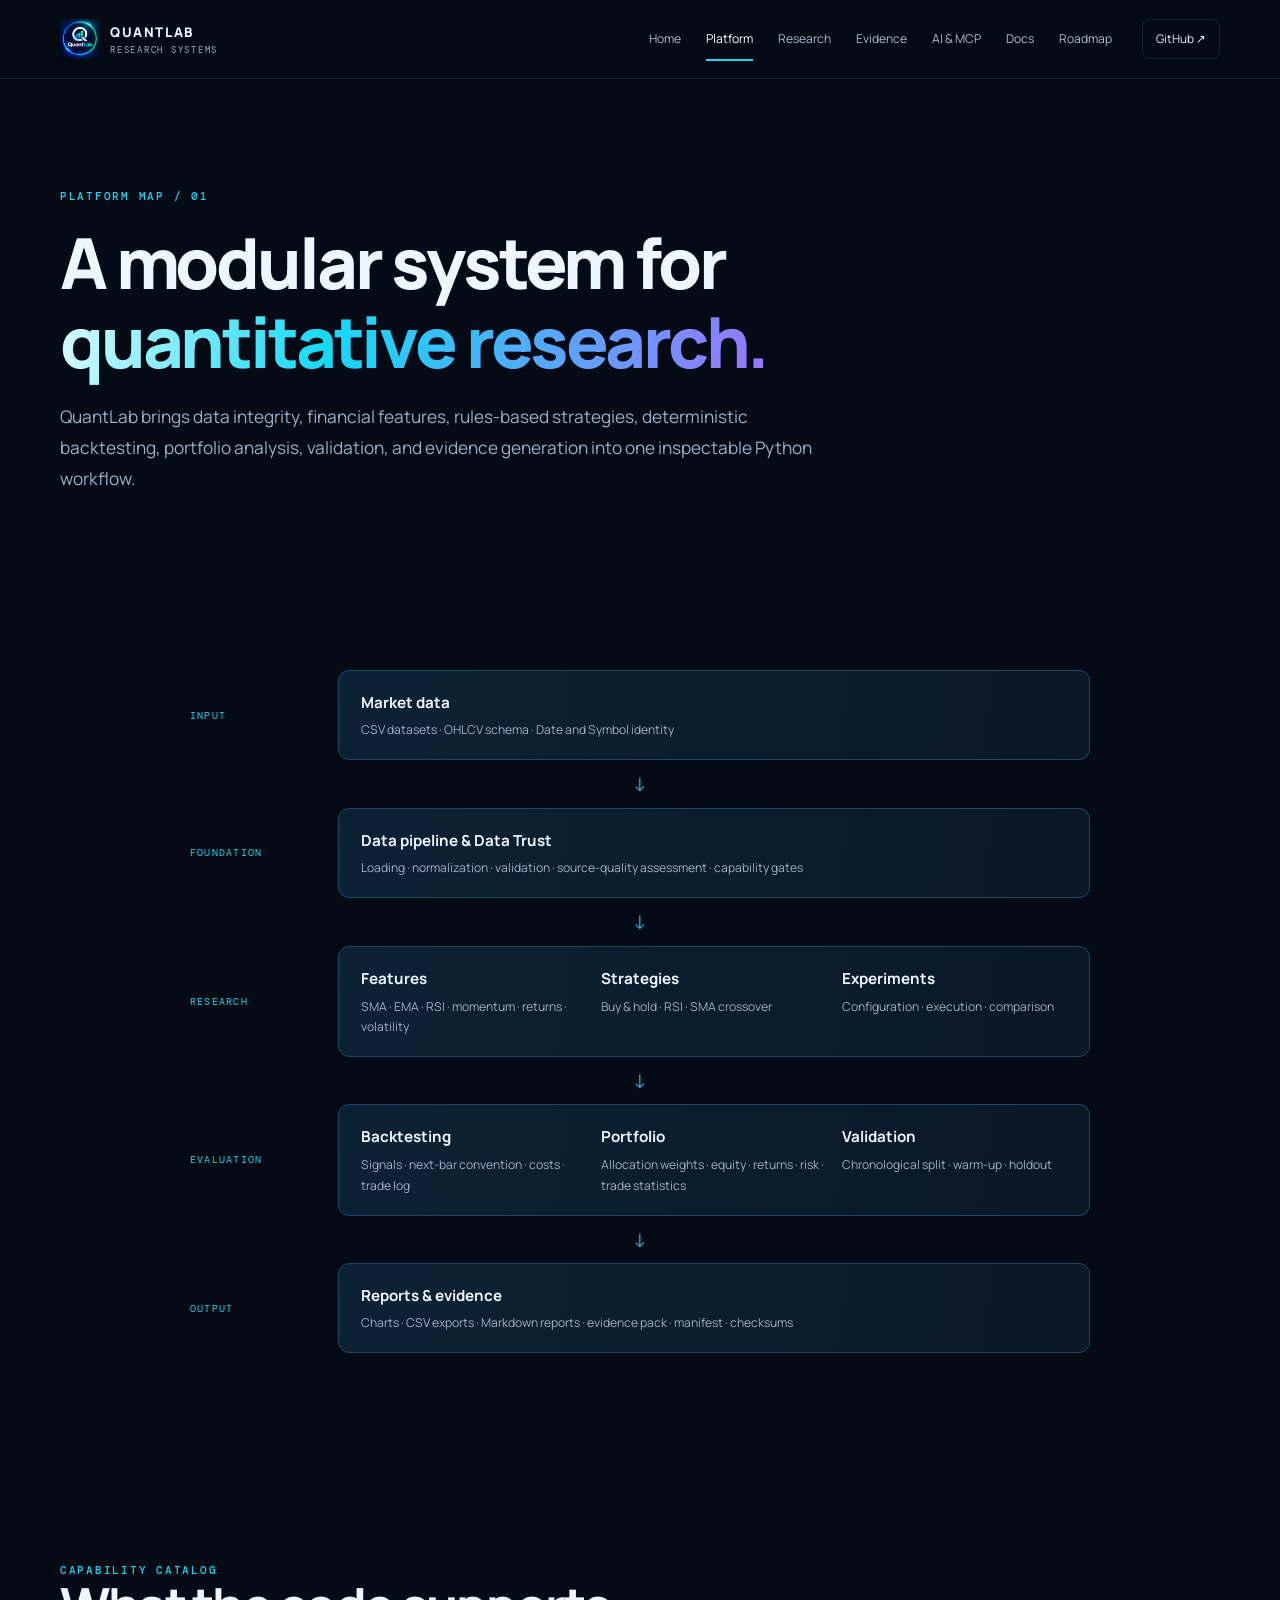
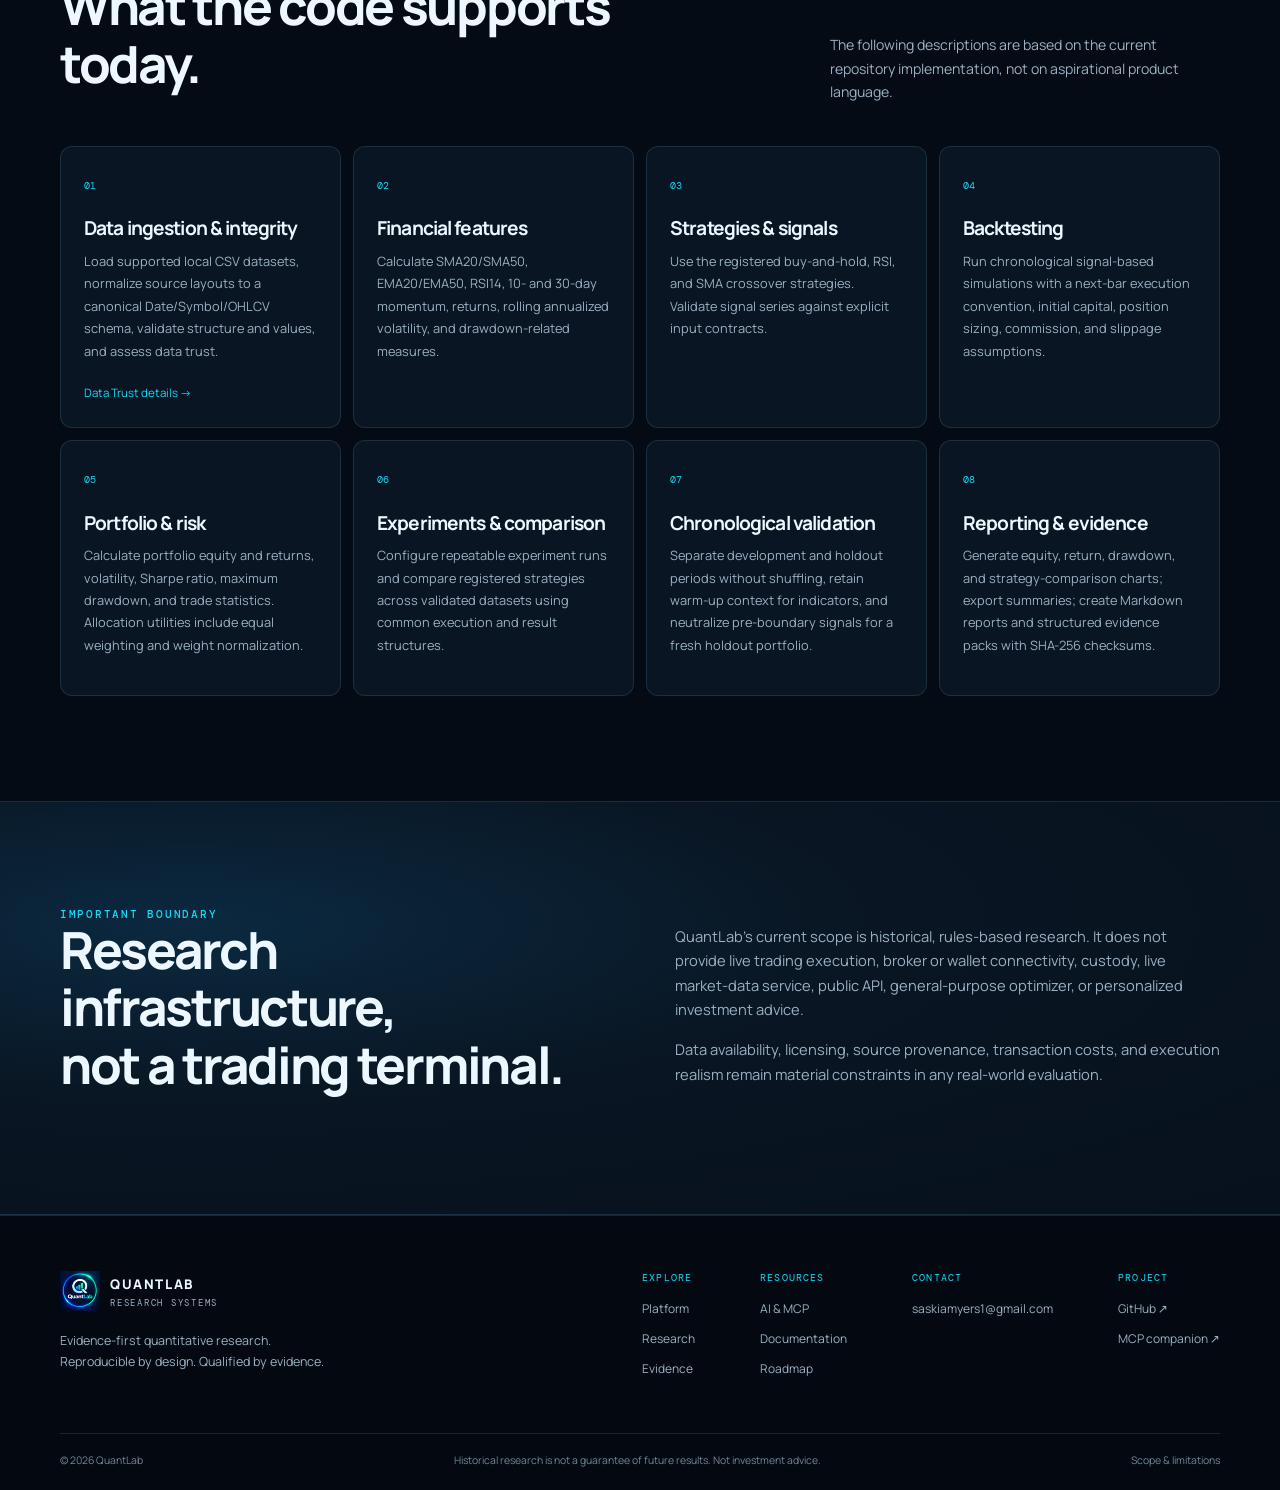
<file: website/platform.html>
<!doctype html><html lang="en"><head><meta charset="utf-8"><meta name="viewport" content="width=device-width,initial-scale=1"><meta name="description" content="Explore QuantLab's data, feature, strategy, backtesting, portfolio, validation and reporting capabilities."><title>Platform — QuantLab</title><link rel="stylesheet" href="assets/site.css"></head><body data-page="platform"><div id="site-header"></div><main><section class="page-hero wrap"><div class="eyebrow">PLATFORM MAP / 01</div><h1>A modular system for<br><span class="gradient">quantitative research.</span></h1><p class="lead">QuantLab brings data integrity, financial features, rules-based strategies, deterministic backtesting, portfolio analysis, validation, and evidence generation into one inspectable Python workflow.</p></section>
<section class="section wrap"><div class="architecture">
<div class="arch-row"><div class="arch-label">INPUT</div><div class="arch-card"><b>Market data</b><span>CSV datasets · OHLCV schema · Date and Symbol identity</span></div></div>
<div class="arch-arrow">↓</div><div class="arch-row"><div class="arch-label">FOUNDATION</div><div class="arch-card"><b>Data pipeline & Data Trust</b><span>Loading · normalization · validation · source-quality assessment · capability gates</span></div></div>
<div class="arch-arrow">↓</div><div class="arch-row"><div class="arch-label">RESEARCH</div><div class="arch-card multi"><div><b>Features</b><span>SMA · EMA · RSI · momentum · returns · volatility</span></div><div><b>Strategies</b><span>Buy & hold · RSI · SMA crossover</span></div><div><b>Experiments</b><span>Configuration · execution · comparison</span></div></div></div>
<div class="arch-arrow">↓</div><div class="arch-row"><div class="arch-label">EVALUATION</div><div class="arch-card multi"><div><b>Backtesting</b><span>Signals · next-bar convention · costs · trade log</span></div><div><b>Portfolio</b><span>Allocation weights · equity · returns · risk · trade statistics</span></div><div><b>Validation</b><span>Chronological split · warm-up · holdout</span></div></div></div>
<div class="arch-arrow">↓</div><div class="arch-row"><div class="arch-label">OUTPUT</div><div class="arch-card"><b>Reports & evidence</b><span>Charts · CSV exports · Markdown reports · evidence pack · manifest · checksums</span></div></div></div></section>
<section class="section wrap"><div class="section-head"><div><div class="eyebrow">CAPABILITY CATALOG</div><h2>What the code supports today.</h2></div><p>The following descriptions are based on the current repository implementation, not on aspirational product language.</p></div><div class="cap-grid">
<article class="cap"><span class="cap-num">01</span><h3>Data ingestion & integrity</h3><p>Load supported local CSV datasets, normalize source layouts to a canonical Date/Symbol/OHLCV schema, validate structure and values, and assess data trust.</p><a href="evidence.html">Data Trust details →</a></article>
<article class="cap"><span class="cap-num">02</span><h3>Financial features</h3><p>Calculate SMA20/SMA50, EMA20/EMA50, RSI14, 10- and 30-day momentum, returns, rolling annualized volatility, and drawdown-related measures.</p></article>
<article class="cap"><span class="cap-num">03</span><h3>Strategies & signals</h3><p>Use the registered buy-and-hold, RSI, and SMA crossover strategies. Validate signal series against explicit input contracts.</p></article>
<article class="cap"><span class="cap-num">04</span><h3>Backtesting</h3><p>Run chronological signal-based simulations with a next-bar execution convention, initial capital, position sizing, commission, and slippage assumptions.</p></article>
<article class="cap"><span class="cap-num">05</span><h3>Portfolio & risk</h3><p>Calculate portfolio equity and returns, volatility, Sharpe ratio, maximum drawdown, and trade statistics. Allocation utilities include equal weighting and weight normalization.</p></article>
<article class="cap"><span class="cap-num">06</span><h3>Experiments & comparison</h3><p>Configure repeatable experiment runs and compare registered strategies across validated datasets using common execution and result structures.</p></article>
<article class="cap"><span class="cap-num">07</span><h3>Chronological validation</h3><p>Separate development and holdout periods without shuffling, retain warm-up context for indicators, and neutralize pre-boundary signals for a fresh holdout portfolio.</p></article>
<article class="cap"><span class="cap-num">08</span><h3>Reporting & evidence</h3><p>Generate equity, return, drawdown, and strategy-comparison charts; export summaries; create Markdown reports and structured evidence packs with SHA-256 checksums.</p></article>
</div></section>
<section class="section dark-panel"><div class="wrap split"><div><div class="eyebrow">IMPORTANT BOUNDARY</div><h2>Research infrastructure,<br>not a trading terminal.</h2></div><div><p>QuantLab's current scope is historical, rules-based research. It does not provide live trading execution, broker or wallet connectivity, custody, live market-data service, public API, general-purpose optimizer, or personalized investment advice.</p><p>Data availability, licensing, source provenance, transaction costs, and execution realism remain material constraints in any real-world evaluation.</p></div></div></section></main><div id="site-footer"></div><script src="assets/site.js"></script></body></html>
</file>
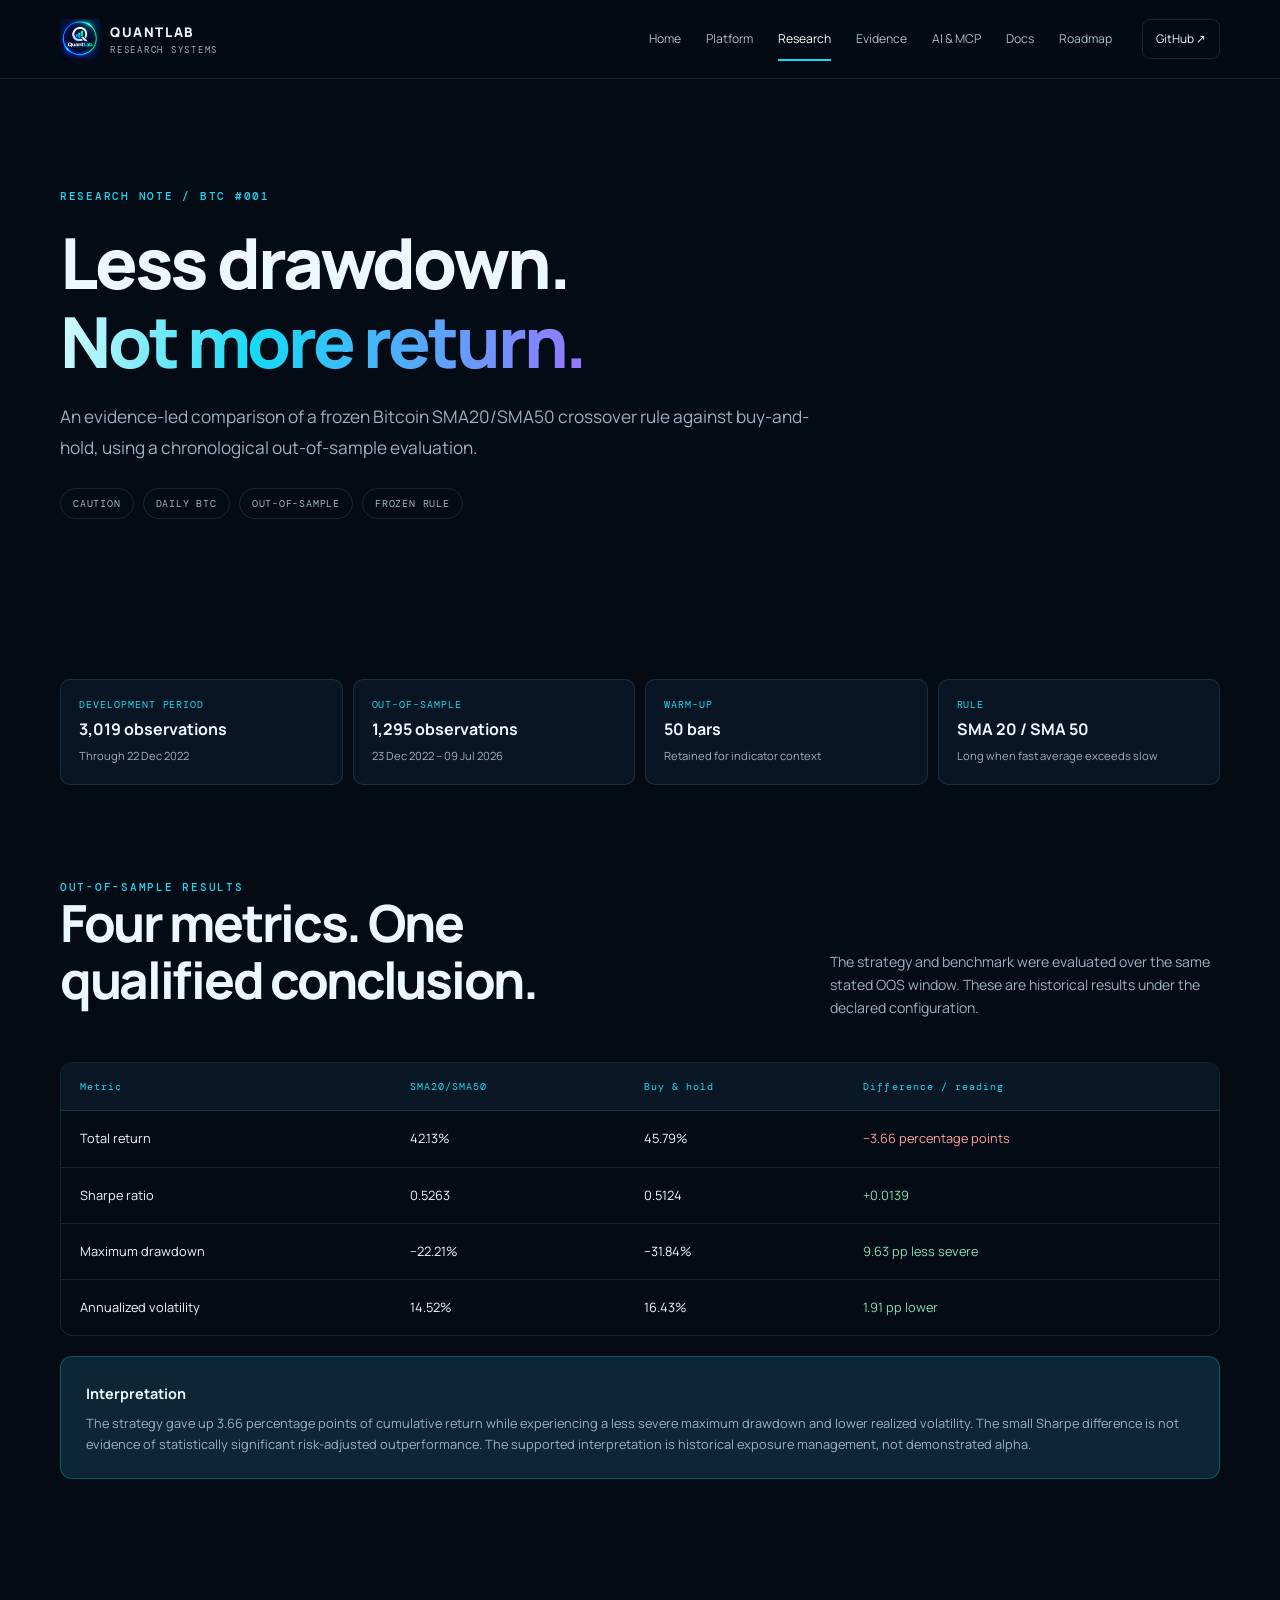
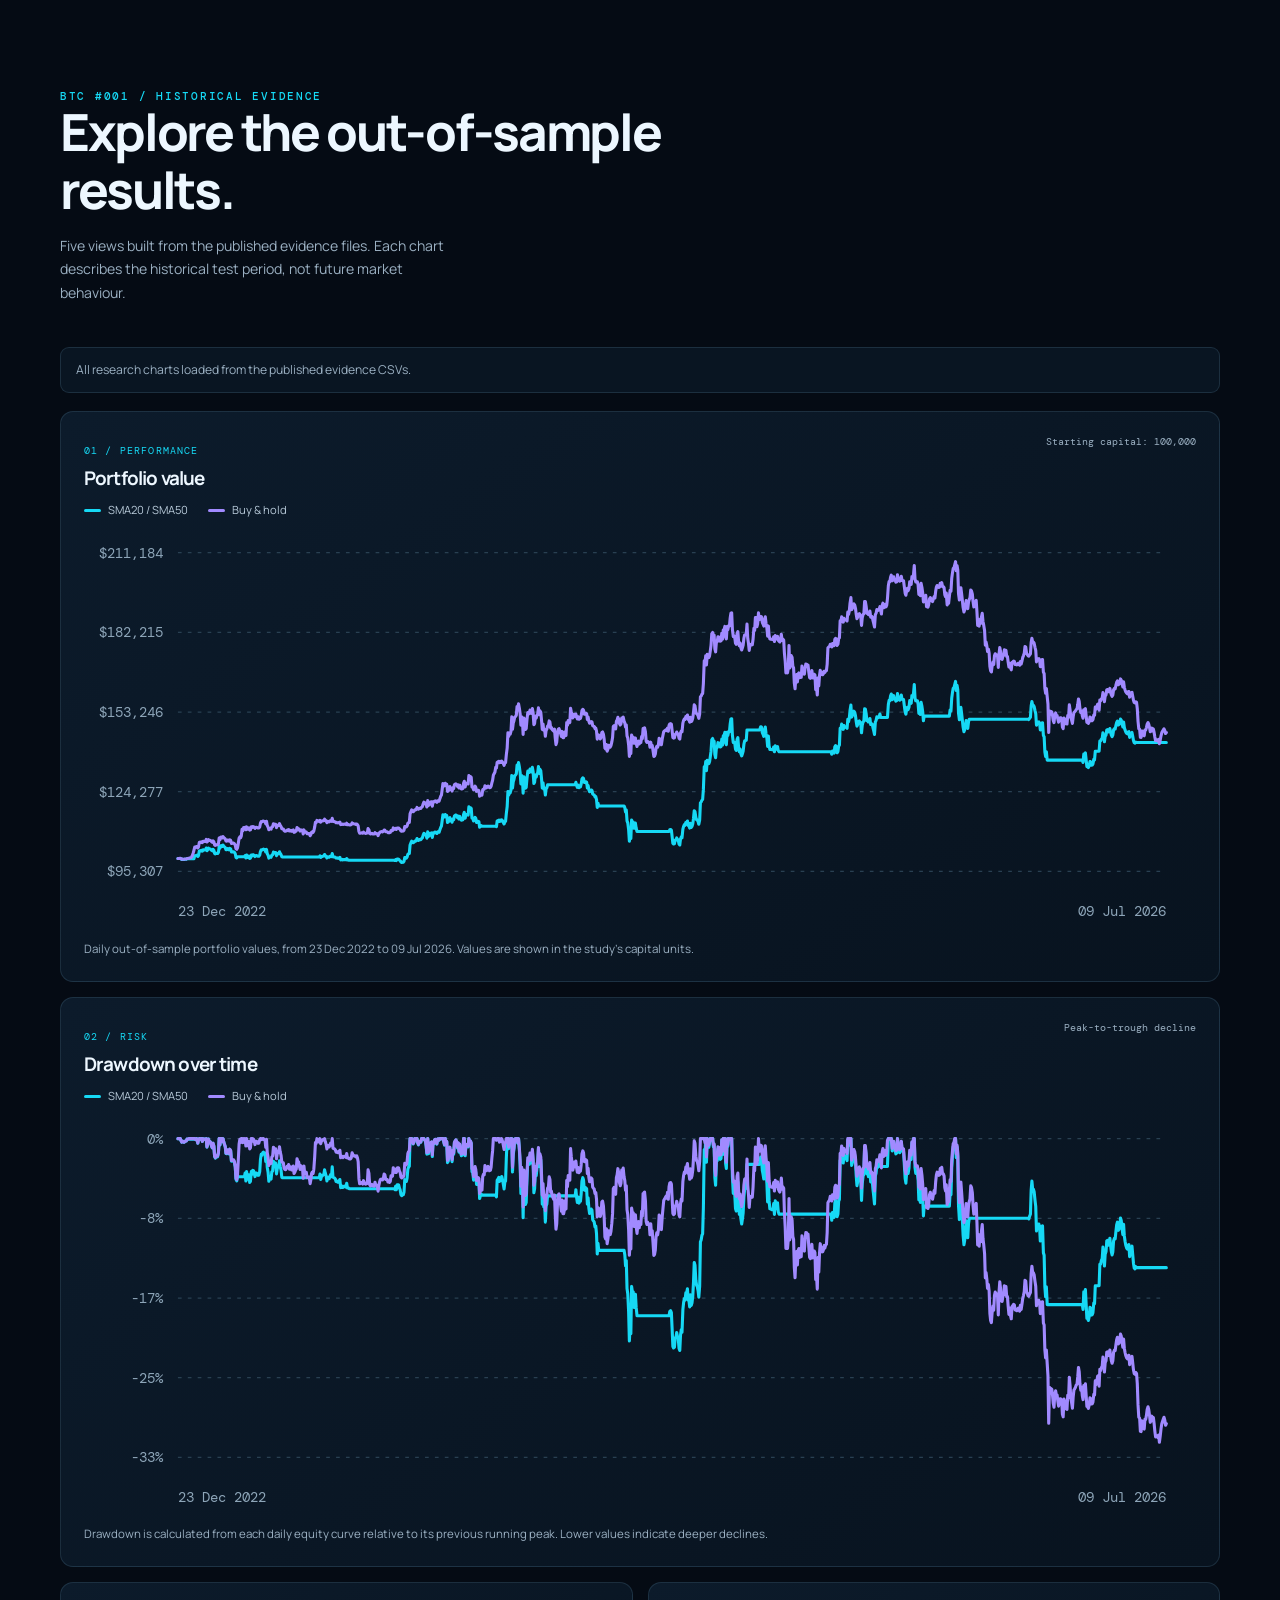
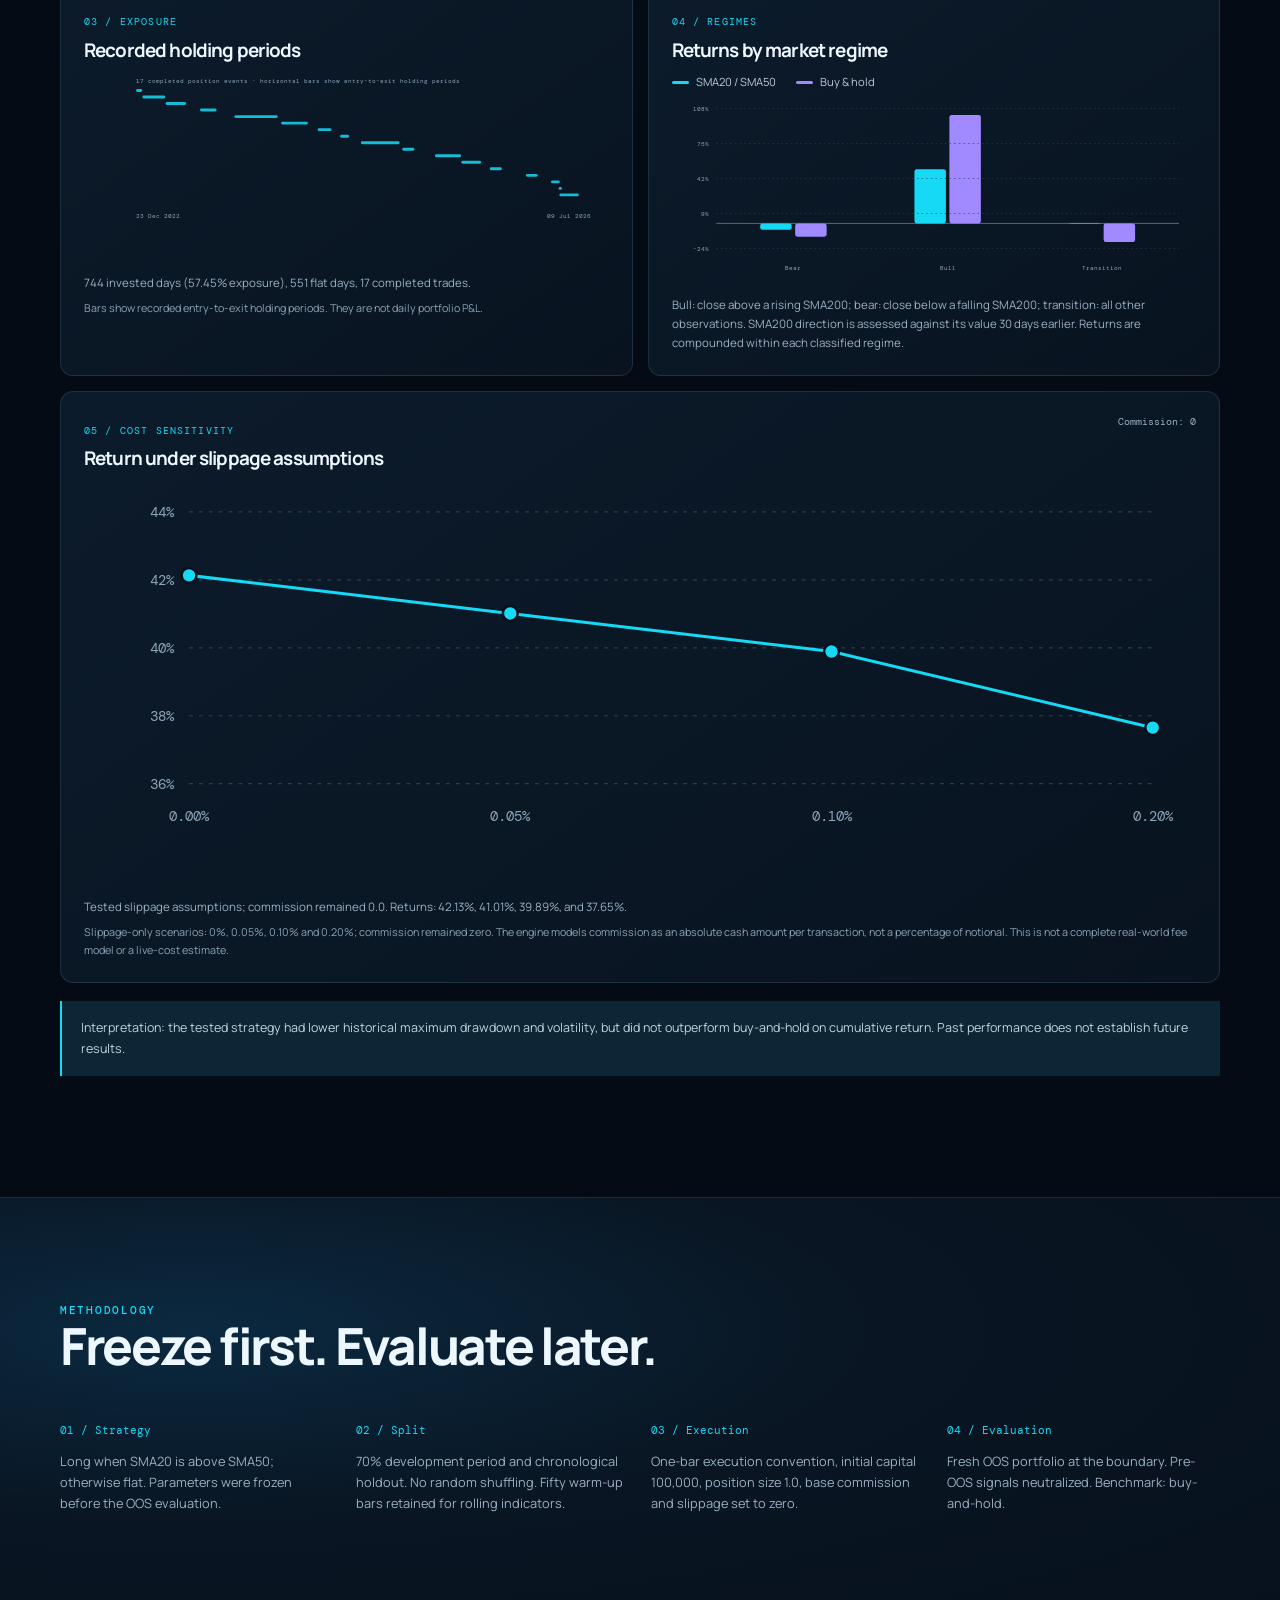
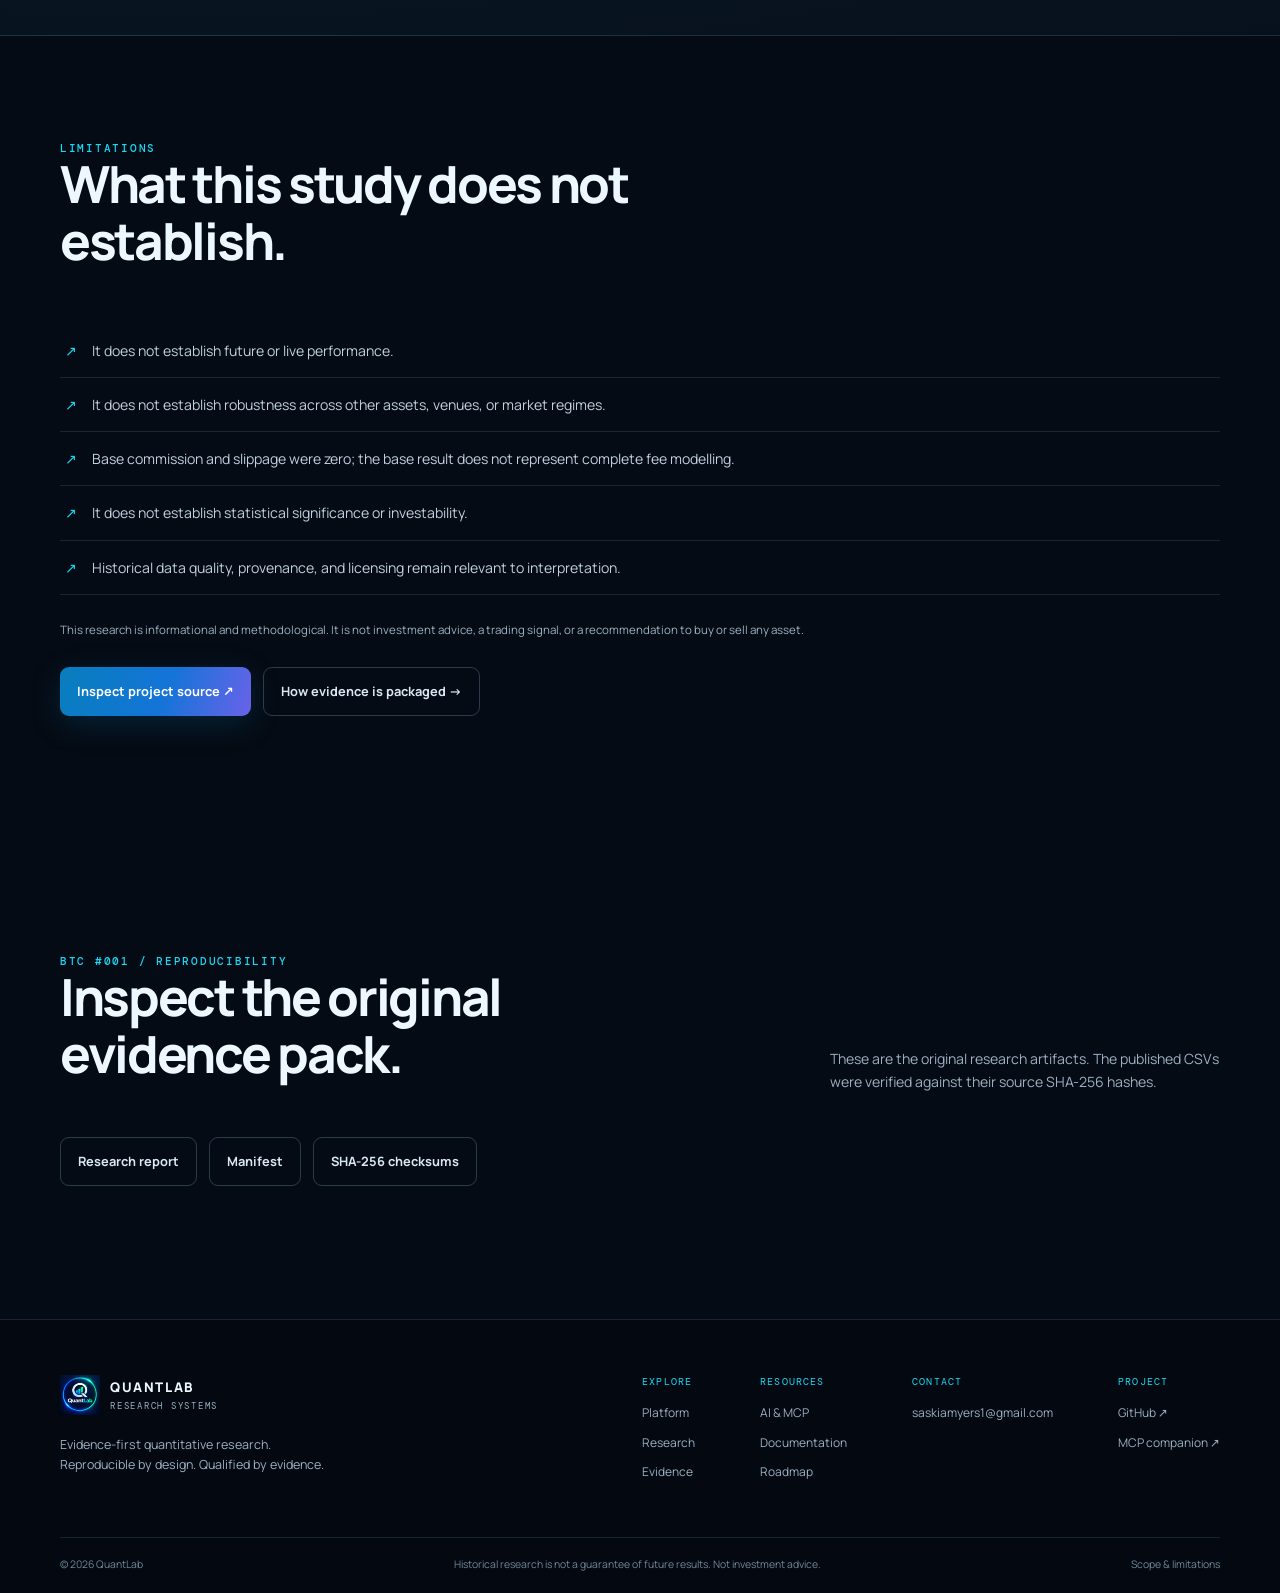
<file: website/research.html>
<!doctype html><html lang="en"><head><meta charset="utf-8"><meta name="viewport" content="width=device-width,initial-scale=1"><meta name="description" content="BTC #001 QuantLab research: frozen SMA20/SMA50 strategy versus buy-and-hold with chronological out-of-sample validation."><title>Research — QuantLab</title><link rel="stylesheet" href="assets/site.css"></head><body data-page="research"><div id="site-header"></div><main><section class="page-hero wrap"><div class="eyebrow">RESEARCH NOTE / BTC #001</div><h1>Less drawdown.<br><span class="gradient">Not more return.</span></h1><p class="lead">An evidence-led comparison of a frozen Bitcoin SMA20/SMA50 crossover rule against buy-and-hold, using a chronological out-of-sample evaluation.</p><div class="tag-row"><span>CAUTION</span><span>DAILY BTC</span><span>OUT-OF-SAMPLE</span><span>FROZEN RULE</span></div></section>
<section class="section wrap"><div class="study-meta"><div><small>DEVELOPMENT PERIOD</small><b>3,019 observations</b><span>Through 22 Dec 2022</span></div><div><small>OUT-OF-SAMPLE</small><b>1,295 observations</b><span>23 Dec 2022 – 09 Jul 2026</span></div><div><small>WARM-UP</small><b>50 bars</b><span>Retained for indicator context</span></div><div><small>RULE</small><b>SMA 20 / SMA 50</b><span>Long when fast average exceeds slow</span></div></div>
<div class="section-head"><div><div class="eyebrow">OUT-OF-SAMPLE RESULTS</div><h2>Four metrics. One qualified conclusion.</h2></div><p>The strategy and benchmark were evaluated over the same stated OOS window. These are historical results under the declared configuration.</p></div>
<div class="result-table-wrap"><table class="result-table"><thead><tr><th>Metric</th><th>SMA20/SMA50</th><th>Buy & hold</th><th>Difference / reading</th></tr></thead><tbody><tr><td>Total return</td><td>42.13%</td><td>45.79%</td><td class="negative">−3.66 percentage points</td></tr><tr><td>Sharpe ratio</td><td>0.5263</td><td>0.5124</td><td class="positive">+0.0139</td></tr><tr><td>Maximum drawdown</td><td>−22.21%</td><td>−31.84%</td><td class="positive">9.63 pp less severe</td></tr><tr><td>Annualized volatility</td><td>14.52%</td><td>16.43%</td><td class="positive">1.91 pp lower</td></tr></tbody></table></div>
<div class="callout"><b>Interpretation</b><p>The strategy gave up 3.66 percentage points of cumulative return while experiencing a less severe maximum drawdown and lower realized volatility. The small Sharpe difference is not evidence of statistically significant risk-adjusted outperformance. The supported interpretation is historical exposure management, not demonstrated alpha.</p></div></section>
<section class="section wrap" id="btc-evidence-dashboard">
  <div class="section-head">
    <div>
      <div class="eyebrow">BTC #001 / HISTORICAL EVIDENCE</div>
      <h2>Explore the out-of-sample results.</h2>
      <p>Five views built from the published evidence files. Each chart describes the historical test period, not future market behaviour.</p>
    </div>
  </div>

  <p id="chart-status" class="chart-status" role="status" aria-live="polite">Loading research evidence…</p>

  <div class="research-chart-grid">
    <article class="research-chart-card research-chart-wide">
      <div class="research-chart-heading">
        <div><span class="chart-index">01 / PERFORMANCE</span><h3>Portfolio value</h3></div>
        <span class="chart-unit">Starting capital: 100,000</span>
      </div>
      <div class="chart-legend"><span><i class="legend-a"></i>SMA20 / SMA50</span><span><i class="legend-b"></i>Buy &amp; hold</span></div>
      <div id="equity-chart" class="chart-visual"></div>
      <p class="chart-caption">Daily out-of-sample portfolio values, from 23 Dec 2022 to 09 Jul 2026. Values are shown in the study's capital units.</p>
    </article>

    <article class="research-chart-card research-chart-wide">
      <div class="research-chart-heading">
        <div><span class="chart-index">02 / RISK</span><h3>Drawdown over time</h3></div>
        <span class="chart-unit">Peak-to-trough decline</span>
      </div>
      <div class="chart-legend"><span><i class="legend-a"></i>SMA20 / SMA50</span><span><i class="legend-b"></i>Buy &amp; hold</span></div>
      <div id="drawdown-chart" class="chart-visual"></div>
      <p class="chart-caption">Drawdown is calculated from each daily equity curve relative to its previous running peak. Lower values indicate deeper declines.</p>
    </article>

    <article class="research-chart-card">
      <div class="research-chart-heading">
        <div><span class="chart-index">03 / EXPOSURE</span><h3>Recorded holding periods</h3></div>
      </div>
      <div id="exposure-chart" class="chart-visual exposure-visual"></div>
      <p id="exposure-note" class="chart-caption">Loading exposure statistics…</p>
      <p class="chart-footnote">Bars show recorded entry-to-exit holding periods. They are not daily portfolio P&amp;L.</p>
    </article>

    <article class="research-chart-card">
      <div class="research-chart-heading">
        <div><span class="chart-index">04 / REGIMES</span><h3>Returns by market regime</h3></div>
      </div>
      <div class="chart-legend"><span><i class="legend-a"></i>SMA20 / SMA50</span><span><i class="legend-b"></i>Buy &amp; hold</span></div>
      <div id="regime-chart" class="chart-visual"></div>
      <p class="chart-caption">Bull: close above a rising SMA200; bear: close below a falling SMA200; transition: all other observations. SMA200 direction is assessed against its value 30 days earlier. Returns are compounded within each classified regime.</p>
    </article>

    <article class="research-chart-card research-chart-wide">
      <div class="research-chart-heading">
        <div><span class="chart-index">05 / COST SENSITIVITY</span><h3>Return under slippage assumptions</h3></div>
        <span class="chart-unit">Commission: 0</span>
      </div>
      <div id="slippage-chart" class="chart-visual"></div>
      <p id="slippage-note" class="chart-caption">Loading cost-sensitivity results…</p>
      <p class="chart-footnote">Slippage-only scenarios: 0%, 0.05%, 0.10% and 0.20%; commission remained zero. The engine models commission as an absolute cash amount per transaction, not a percentage of notional. This is not a complete real-world fee model or a live-cost estimate.</p>
    </article>
  </div>
  <p class="chart-disclaimer">Interpretation: the tested strategy had lower historical maximum drawdown and volatility, but did not outperform buy-and-hold on cumulative return. Past performance does not establish future results.</p>
</section><section class="section dark-panel"><div class="wrap"><div class="eyebrow">METHODOLOGY</div><h2>Freeze first. Evaluate later.</h2><div class="method-grid"><div><b>01 / Strategy</b><p>Long when SMA20 is above SMA50; otherwise flat. Parameters were frozen before the OOS evaluation.</p></div><div><b>02 / Split</b><p>70% development period and chronological holdout. No random shuffling. Fifty warm-up bars retained for rolling indicators.</p></div><div><b>03 / Execution</b><p>One-bar execution convention, initial capital 100,000, position size 1.0, base commission and slippage set to zero.</p></div><div><b>04 / Evaluation</b><p>Fresh OOS portfolio at the boundary. Pre-OOS signals neutralized. Benchmark: buy-and-hold.</p></div></div></div></section>
<section class="section wrap"><div class="section-head"><div><div class="eyebrow">LIMITATIONS</div><h2>What this study does not establish.</h2></div></div><ul class="limit-list"><li>It does not establish future or live performance.</li><li>It does not establish robustness across other assets, venues, or market regimes.</li><li>Base commission and slippage were zero; the base result does not represent complete fee modelling.</li><li>It does not establish statistical significance or investability.</li><li>Historical data quality, provenance, and licensing remain relevant to interpretation.</li></ul><p class="small-note">This research is informational and methodological. It is not investment advice, a trading signal, or a recommendation to buy or sell any asset.</p><div class="actions"><a class="btn primary" href="https://github.com/Khem00/QuantLab-Public" target="_blank" rel="noopener">Inspect project source ↗</a><a class="btn secondary" href="evidence.html">How evidence is packaged →</a></div></section><section class="section wrap"><div class="section-head"><div><div class="eyebrow">BTC #001 / REPRODUCIBILITY</div><h2>Inspect the original evidence pack.</h2></div><p>These are the original research artifacts. The published CSVs were verified against their source SHA-256 hashes.</p></div><div class="actions"><a class="btn secondary" href="data/btc-001/evidence/report.md">Research report</a><a class="btn secondary" href="data/btc-001/evidence/manifest.json">Manifest</a><a class="btn secondary" href="data/btc-001/evidence/SHA256SUMS.txt">SHA-256 checksums</a></div></section></main><div id="site-footer"></div><script src="assets/site.js"></script><script src="assets/research-charts.js"></script></body></html>
</file>
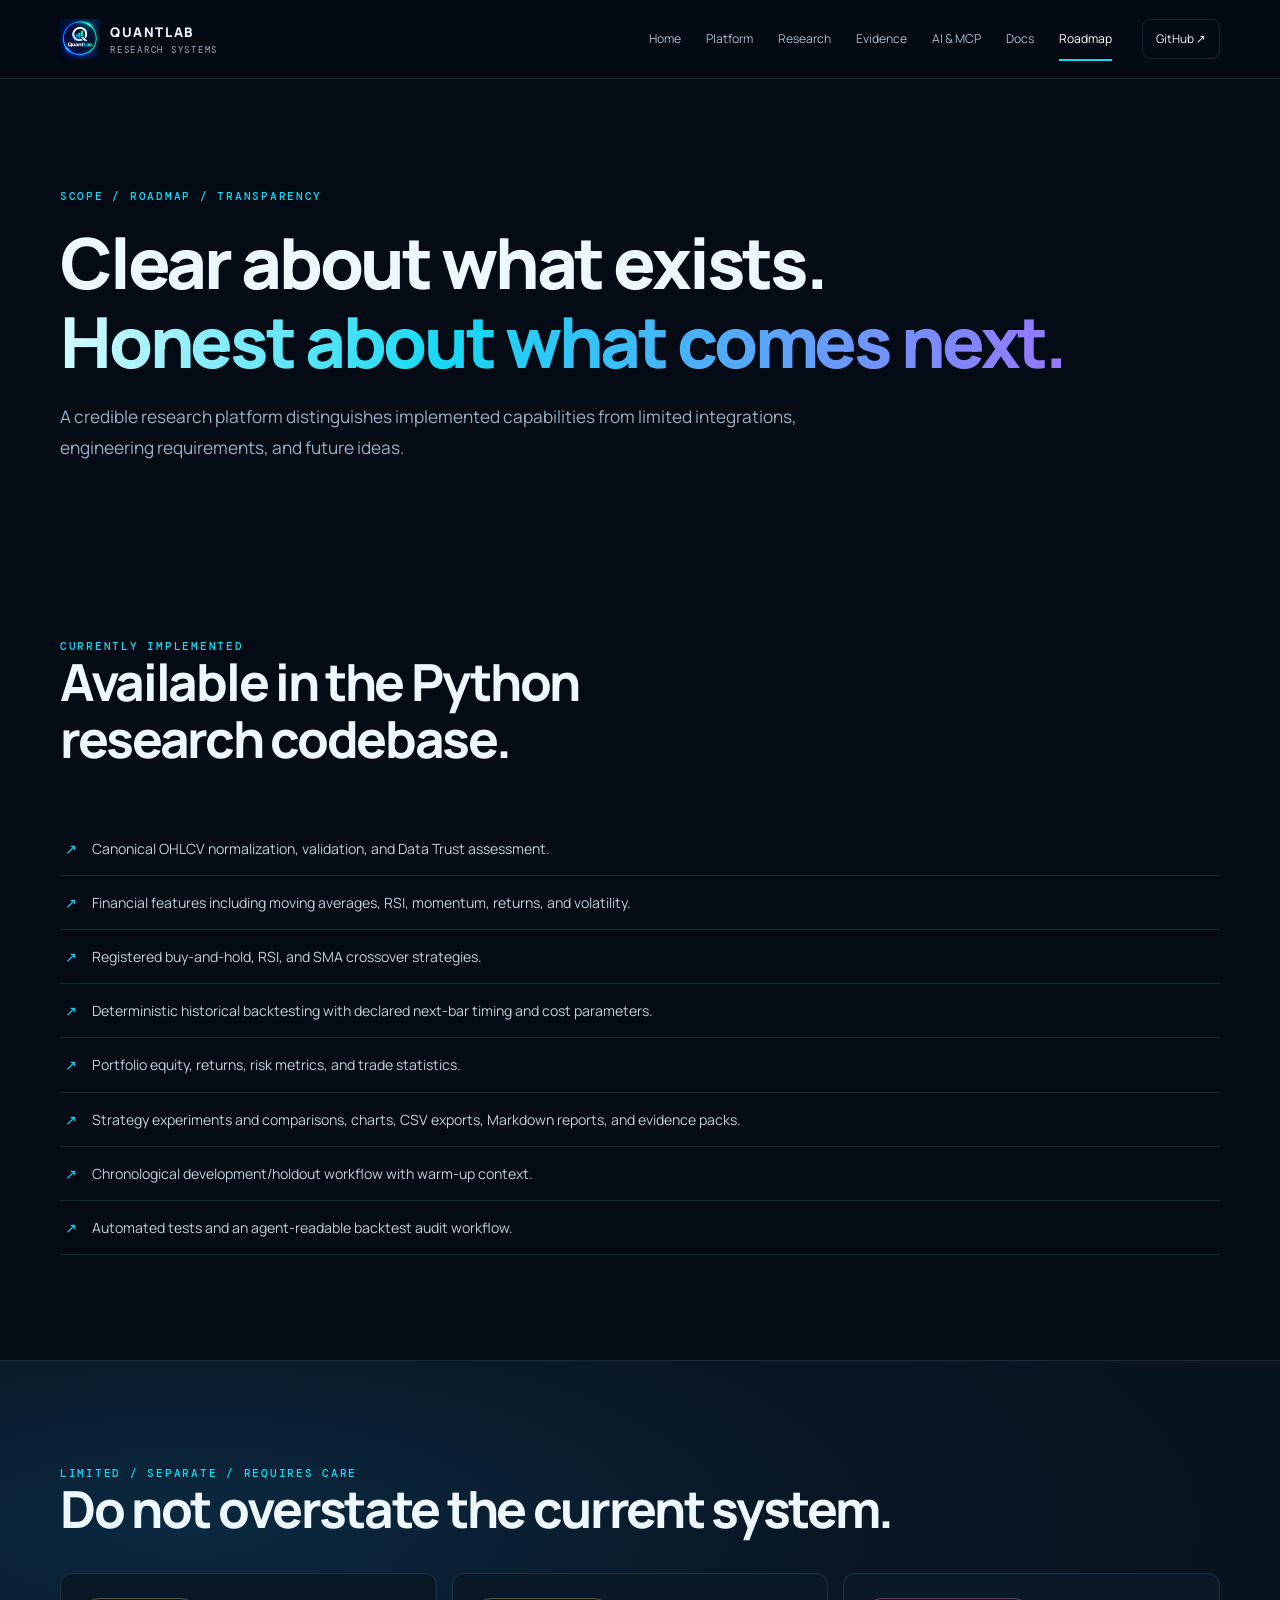
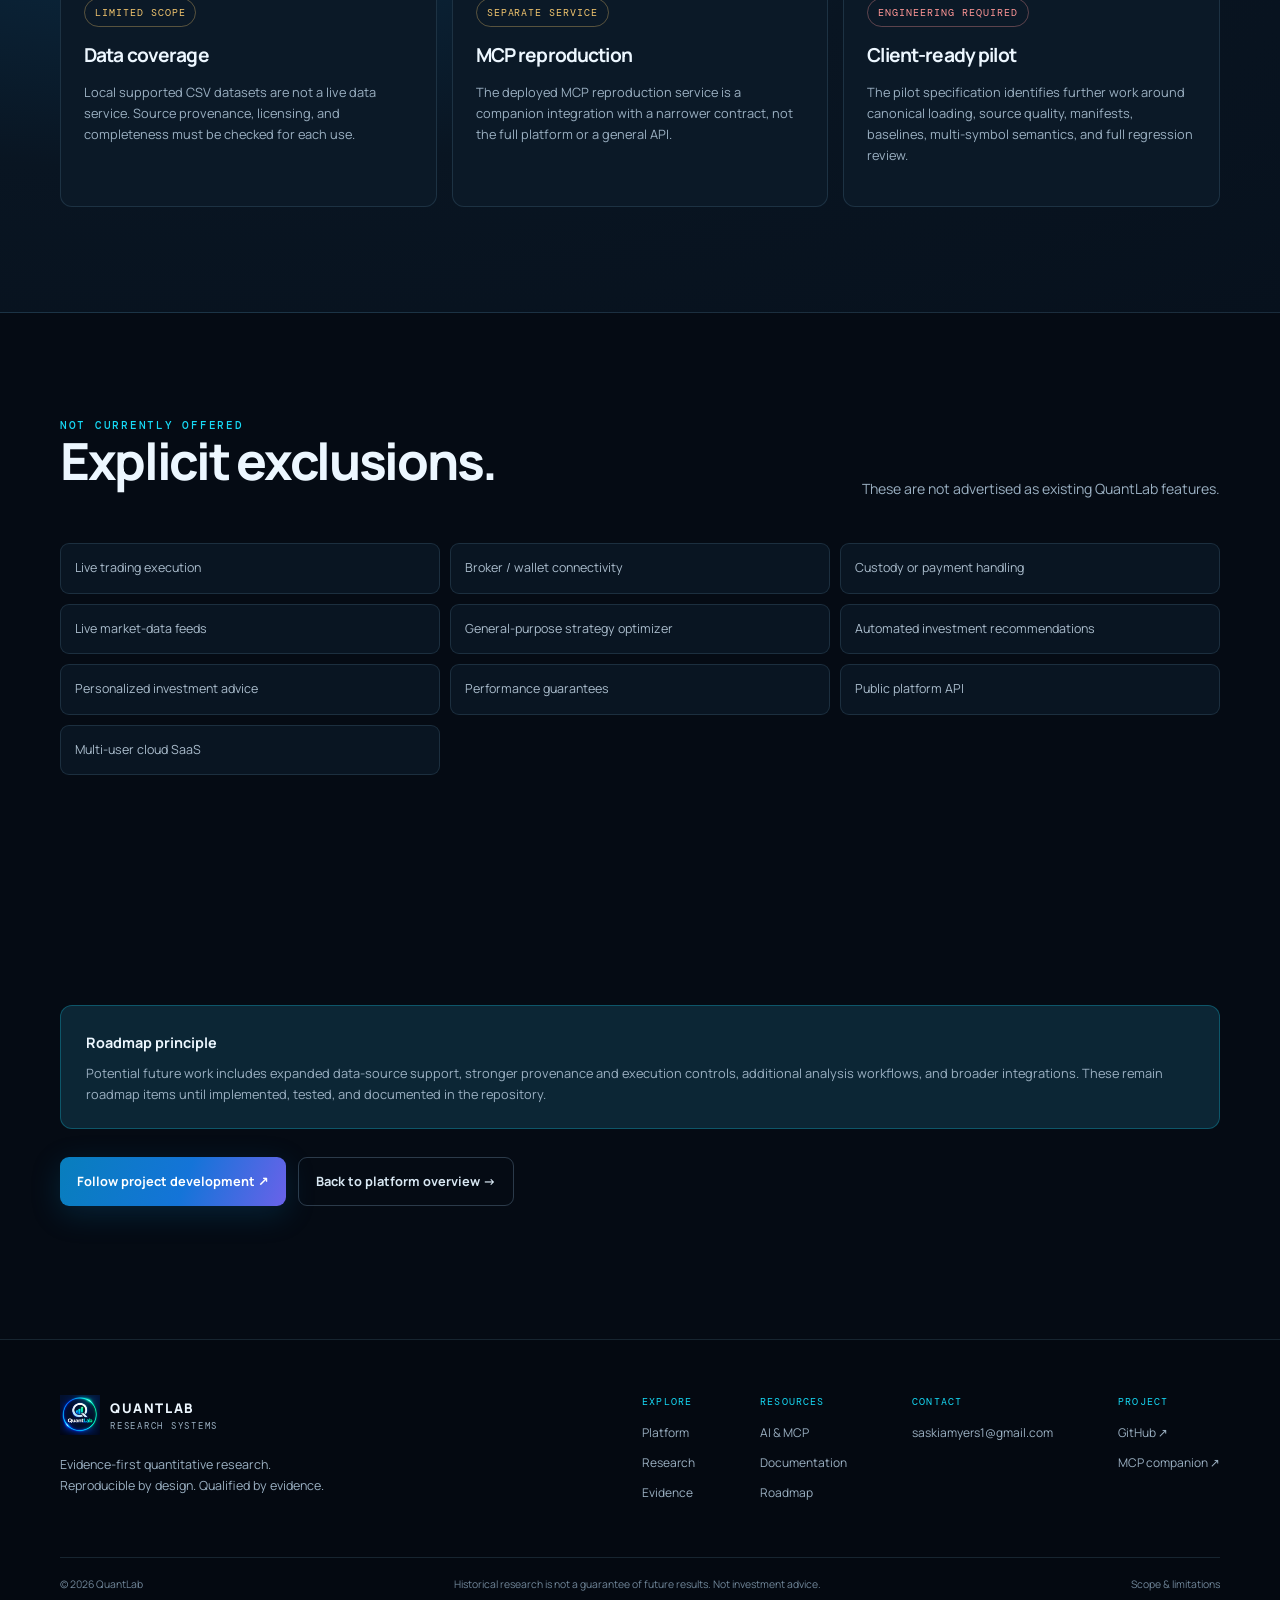
<file: website/roadmap.html>
<!doctype html><html lang="en"><head><meta charset="utf-8"><meta name="viewport" content="width=device-width,initial-scale=1"><meta name="description" content="QuantLab current scope, planned work and explicit product boundaries."><title>Roadmap & Boundaries — QuantLab</title><link rel="stylesheet" href="assets/site.css"></head><body data-page="roadmap"><div id="site-header"></div><main><section class="page-hero wrap"><div class="eyebrow">SCOPE / ROADMAP / TRANSPARENCY</div><h1>Clear about what exists.<br><span class="gradient">Honest about what comes next.</span></h1><p class="lead">A credible research platform distinguishes implemented capabilities from limited integrations, engineering requirements, and future ideas.</p></section>
<section class="section wrap"><div class="section-head"><div><div class="eyebrow">CURRENTLY IMPLEMENTED</div><h2>Available in the Python research codebase.</h2></div></div><ul class="status-list"><li>Canonical OHLCV normalization, validation, and Data Trust assessment.</li><li>Financial features including moving averages, RSI, momentum, returns, and volatility.</li><li>Registered buy-and-hold, RSI, and SMA crossover strategies.</li><li>Deterministic historical backtesting with declared next-bar timing and cost parameters.</li><li>Portfolio equity, returns, risk metrics, and trade statistics.</li><li>Strategy experiments and comparisons, charts, CSV exports, Markdown reports, and evidence packs.</li><li>Chronological development/holdout workflow with warm-up context.</li><li>Automated tests and an agent-readable backtest audit workflow.</li></ul></section>
<section class="section dark-panel"><div class="wrap"><div class="eyebrow">LIMITED / SEPARATE / REQUIRES CARE</div><h2>Do not overstate the current system.</h2><div class="status-grid"><article><span class="state conditional">LIMITED SCOPE</span><h3>Data coverage</h3><p>Local supported CSV datasets are not a live data service. Source provenance, licensing, and completeness must be checked for each use.</p></article><article><span class="state conditional">SEPARATE SERVICE</span><h3>MCP reproduction</h3><p>The deployed MCP reproduction service is a companion integration with a narrower contract, not the full platform or a general API.</p></article><article><span class="state unresolved">ENGINEERING REQUIRED</span><h3>Client-ready pilot</h3><p>The pilot specification identifies further work around canonical loading, source quality, manifests, baselines, multi-symbol semantics, and full regression review.</p></article></div></div></section>
<section class="section wrap"><div class="section-head"><div><div class="eyebrow">NOT CURRENTLY OFFERED</div><h2>Explicit exclusions.</h2></div><p>These are not advertised as existing QuantLab features.</p></div><div class="exclusion-grid"><span>Live trading execution</span><span>Broker / wallet connectivity</span><span>Custody or payment handling</span><span>Live market-data feeds</span><span>General-purpose strategy optimizer</span><span>Automated investment recommendations</span><span>Personalized investment advice</span><span>Performance guarantees</span><span>Public platform API</span><span>Multi-user cloud SaaS</span></div></section>
<section class="section wrap"><div class="callout"><b>Roadmap principle</b><p>Potential future work includes expanded data-source support, stronger provenance and execution controls, additional analysis workflows, and broader integrations. These remain roadmap items until implemented, tested, and documented in the repository.</p></div><div class="actions"><a class="btn primary" href="https://github.com/Khem00/QuantLab-Public" target="_blank" rel="noopener">Follow project development ↗</a><a class="btn secondary" href="platform.html">Back to platform overview →</a></div></section></main><div id="site-footer"></div><script src="assets/site.js"></script></body></html>
</file>
<file: website/assets/site.css>
@import url('https://fonts.googleapis.com/css2?family=DM+Mono:wght@400;500&family=Manrope:wght@400;500;600;700;800&display=swap');
:root{--bg:#050b14;--panel:#091522;--panel2:#0c1b2b;--line:rgba(126,177,211,.16);--text:#edf7ff;--muted:#9bb0c2;--cyan:#16d9f5;--blue:#387be9;--violet:#9875ff;--green:#6de0b0;--max:1160px}
*{box-sizing:border-box}html{scroll-behavior:smooth}body{margin:0;background:var(--bg);color:var(--text);font-family:Manrope,system-ui,sans-serif;line-height:1.65}a{color:inherit;text-decoration:none}p{color:var(--muted);margin:.6rem 0 1rem}h1,h2,h3{line-height:1.12;letter-spacing:-.045em;margin:0 0 1rem}h1{font-size:clamp(2.8rem,6vw,5.6rem);font-weight:800}h2{font-size:clamp(2rem,4vw,3.2rem);font-weight:750}h3{font-size:1.2rem}.wrap{width:min(var(--max),calc(100% - 48px));margin-inline:auto}.gradient{background:linear-gradient(100deg,#d9fbff 0%,#16d9f5 38%,#9875ff 100%);-webkit-background-clip:text;background-clip:text;color:transparent}.eyebrow,.step,.doc-kind{font:500 .68rem 'DM Mono',monospace;letter-spacing:.16em;color:var(--cyan)}.topbar{position:sticky;top:0;z-index:20;background:rgba(5,11,20,.86);backdrop-filter:blur(18px);border-bottom:1px solid var(--line)}.nav-wrap{height:78px;display:flex;align-items:center;gap:30px}.brand{display:flex;align-items:center;gap:10px;font-size:.83rem;font-weight:800;letter-spacing:.12em;white-space:nowrap}.brand small{display:block;font: .55rem 'DM Mono',monospace;color:var(--muted);letter-spacing:.2em;margin-top:1px}.brand-mark{width:34px;height:34px;border:1px solid rgba(22,217,245,.6);border-radius:11px;display:grid;place-items:center;color:#eaffff;font-size:1.1rem;box-shadow:0 0 22px #16d9f522}.brand-mark span{color:var(--cyan)}.nav{display:flex;gap:clamp(12px,2vw,25px);margin-left:auto}.nav a{font-size:.76rem;color:#aabccc;transition:.2s}.nav a:hover,.nav a[aria-current=page]{color:#fff}.nav a[aria-current=page]{position:relative}.nav a[aria-current=page]:after{content:"";height:2px;background:var(--cyan);position:absolute;bottom:-12px;left:0;right:0}.nav-cta{font-size:.74rem;padding:9px 13px;border:1px solid var(--line);border-radius:8px}.menu-toggle{display:none;background:none;color:white;border:1px solid var(--line);border-radius:8px;padding:8px 10px}.hero{min-height:650px;display:grid;grid-template-columns:1.08fr .92fr;align-items:center;gap:20px;padding-top:65px;padding-bottom:70px}.hero-copy{position:relative;z-index:2}.hero h1{margin:22px 0}.lead{font-size:1.08rem;line-height:1.8;max-width:690px}.hero-copy .lead{max-width:610px}.actions{display:flex;gap:12px;flex-wrap:wrap;margin:28px 0}.btn{display:inline-flex;align-items:center;gap:20px;padding:13px 17px;border-radius:9px;font-size:.8rem;font-weight:700;transition:transform .2s,border-color .2s}.btn:hover{transform:translateY(-2px)}.btn.primary{background:linear-gradient(110deg,#087eBD,#1474d8 55%,#6a62e9);color:white;box-shadow:0 8px 30px #087ebd35}.btn.secondary{border:1px solid rgba(145,184,214,.28);color:#d9e8f3}.hero-note{display:flex;align-items:center;gap:12px;color:#8da5b8;font-size:.75rem;margin-top:38px}.hero-note .line{width:30px;height:1px;background:var(--cyan)}.flower-stage{height:490px;position:relative;display:grid;place-items:center}.flower{width:min(100%,480px);overflow:visible;animation:flower-breathe 7s ease-in-out infinite}.petals{transform-origin:260px 260px;animation:flower-turn 90s linear infinite}.orbit{position:absolute;border:1px solid rgba(22,217,245,.12);border-radius:50%;width:420px;height:420px;animation:orbit 18s linear infinite}.orbit-b{width:350px;height:350px;border-color:#9875ff25;animation-direction:reverse;animation-duration:24s}.flower-caption{position:absolute;bottom:8px;font: .58rem 'DM Mono',monospace;letter-spacing:.16em;color:#829caf}.tiny-dot,.pulse{display:inline-block;width:6px;height:6px;border-radius:50%;background:var(--cyan);box-shadow:0 0 12px var(--cyan);margin:0 7px}.pulse{margin:0 10px 0 0;animation:pulse 2s infinite}.signal-strip{border-block:1px solid var(--line);background:#07111d}.strip-grid{display:grid;grid-template-columns:repeat(4,1fr)}.strip-grid div{padding:23px 12px;border-right:1px solid var(--line);display:flex;gap:14px;align-items:center}.strip-grid div:first-child{border-left:1px solid var(--line)}.strip-grid b{font: .7rem 'DM Mono';color:var(--cyan)}.strip-grid span{font-size:.78rem;color:#bdcedb}.section{padding-top:105px;padding-bottom:105px}.section-head{display:flex;justify-content:space-between;gap:45px;align-items:end;margin-bottom:38px}.section-head>div{max-width:610px}.section-head p{max-width:390px;margin:0 0 5px;font-size:.88rem}.workflow{display:grid;grid-template-columns:repeat(4,1fr);border:1px solid var(--line);border-radius:14px;overflow:hidden;background:linear-gradient(135deg,#0b1b2a,#07111d)}.workflow article{padding:26px 23px;border-right:1px solid var(--line);min-height:230px}.workflow article:last-child{border:0}.step{font-size:.6rem}.step-icon{font-size:1.5rem;color:var(--cyan);margin:28px 0 14px}.workflow h3{margin-bottom:9px}.workflow p,.cap p,.artifact-grid p{font-size:.8rem;line-height:1.75}.dark-panel{background:radial-gradient(ellipse at 15% 30%,#0b2940 0,#091522 45%,#07111d 100%);border-block:1px solid var(--line)}.split{display:grid;grid-template-columns:1fr 1fr;gap:70px;align-items:center}.split p{font-size:.92rem}.text-link{color:var(--cyan);font-size:.8rem;font-weight:700}.text-link span{margin-left:6px}.metric-grid{display:grid;grid-template-columns:repeat(4,1fr);gap:12px}.metric-card{border:1px solid var(--line);background:linear-gradient(145deg,#0c1c2c,#091522);border-radius:12px;padding:22px}.metric-card span,.metric-card small{display:block;color:var(--muted);font-size:.72rem}.metric-card strong{display:block;font-size:2rem;letter-spacing:-.06em;margin:14px 0 5px}.metric-card small{font-size:.66rem}.verdict,.callout{margin-top:20px;padding:23px 25px;border:1px solid #d6a64b55;background:#201b122e;border-radius:12px;display:flex;align-items:center;gap:20px}.verdict-mark{width:34px;height:34px;border-radius:50%;display:grid;place-items:center;background:#e0a93a20;color:#f4c66d;flex:none}.verdict b,.callout b{font-size:.9rem}.verdict p,.callout p{font-size:.8rem;margin:7px 0 0}.verdict .text-link{margin-left:auto;white-space:nowrap}.cta{display:flex;justify-content:space-between;align-items:center;border-top:1px solid var(--line)}.cta p{max-width:580px}.page-hero{padding-top:110px;padding-bottom:55px}.page-hero h1{font-size:clamp(2.7rem,5.5vw,4.8rem);margin:20px 0}.page-hero .lead{max-width:760px}.tag-row,.tag-cloud{display:flex;gap:9px;flex-wrap:wrap;margin-top:25px}.tag-row span,.tag-cloud span{font: .62rem 'DM Mono';letter-spacing:.08em;color:#9fb4c5;border:1px solid var(--line);border-radius:30px;padding:8px 12px}.architecture{max-width:900px;margin:auto}.arch-row{display:grid;grid-template-columns:130px 1fr;gap:18px;align-items:center}.arch-label{font: .65rem 'DM Mono';letter-spacing:.12em;color:var(--cyan)}.arch-card{border:1px solid #1a4863;background:linear-gradient(100deg,#0c2234,#0a1725);border-radius:11px;padding:19px 22px;display:flex;flex-direction:column;gap:5px}.arch-card b{font-size:.95rem}.arch-card span{font-size:.76rem;color:var(--muted)}.arch-card.multi{display:grid;grid-template-columns:repeat(3,1fr);gap:15px}.arch-card.multi>div{display:flex;flex-direction:column;gap:6px}.arch-arrow{text-align:center;color:#24bddb;padding:8px 0;font-size:1.2rem}.cap-grid{display:grid;grid-template-columns:repeat(4,1fr);gap:12px}.cap{border:1px solid var(--line);background:#091522;padding:23px;border-radius:12px;min-height:235px}.cap-num{font: .65rem 'DM Mono';color:var(--cyan)}.cap h3{margin:22px 0 10px}.cap a{font-size:.72rem;color:var(--cyan)}.study-meta{display:grid;grid-template-columns:repeat(4,1fr);gap:10px;margin-bottom:95px}.study-meta div{padding:18px;border:1px solid var(--line);border-radius:10px;background:#091522;display:flex;flex-direction:column;gap:5px}.study-meta small{font: .6rem 'DM Mono';letter-spacing:.1em;color:var(--cyan)}.study-meta b{font-size:1rem}.study-meta span{font-size:.7rem;color:var(--muted)}.result-table-wrap{overflow-x:auto;border:1px solid var(--line);border-radius:12px}.result-table{width:100%;border-collapse:collapse;min-width:650px}.result-table th,.result-table td{text-align:left;padding:17px 19px;border-bottom:1px solid var(--line);font-size:.8rem}.result-table th{font: .65rem 'DM Mono';color:var(--cyan);letter-spacing:.1em;background:#0a1826}.result-table tr:last-child td{border:0}.negative{color:#ff9c9c}.positive{color:#7ee0b3}.callout{display:block;border-color:#16d9f544;background:#0c2635}.method-grid{display:grid;grid-template-columns:repeat(4,1fr);gap:22px;margin-top:40px}.method-grid b{font: .7rem 'DM Mono';color:var(--cyan)}.method-grid p{font-size:.8rem}.limit-list,.status-list{list-style:none;padding:0;margin:0}.limit-list li,.status-list li{padding:15px 12px 15px 32px;border-bottom:1px solid var(--line);position:relative;color:#c0d0dd;font-size:.88rem}.limit-list li:before,.status-list li:before{content:"↗";position:absolute;left:5px;color:var(--cyan)}.small-note{font-size:.72rem;max-width:850px;margin-top:25px}.trust-list{border:1px solid var(--line);border-radius:12px;overflow:hidden}.trust-list>div{display:grid;grid-template-columns:210px 1fr;gap:20px;padding:16px 20px;border-bottom:1px solid var(--line);align-items:center}.trust-list>div:last-child{border:0}.trust-list p{margin:0;font-size:.82rem}.state{font: .6rem 'DM Mono';letter-spacing:.1em;border:1px solid var(--line);border-radius:30px;padding:7px 10px;display:inline-block;width:max-content}.trusted{color:#78e1b4;border-color:#78e1b455}.conditional{color:#f2c56e;border-color:#f2c56e55}.degraded{color:#e6a06c;border-color:#e6a06c55}.questionable,.unresolved{color:#ff9696;border-color:#ff969655}.artifact-grid{display:grid;grid-template-columns:repeat(3,1fr);gap:13px}.artifact-grid article{border:1px solid var(--line);border-radius:12px;padding:24px;background:#091522}.artifact-icon{font-size:1.5rem;color:var(--cyan);margin-bottom:20px}.integration-card{margin-top:30px;border:1px solid #16d9f544;border-radius:14px;padding:28px;background:linear-gradient(110deg,#0d2333,#0a1724);display:flex;justify-content:space-between;gap:35px;align-items:center}.integration-card h3{margin-top:18px}.integration-card p{font-size:.82rem;max-width:700px}.narrow{max-width:780px}.doc-grid{display:grid;grid-template-columns:repeat(2,1fr);gap:14px}.doc-card{padding:30px;border:1px solid var(--line);border-radius:13px;background:linear-gradient(145deg,#0c1b2b,#08131f);transition:.2s}.doc-card:hover{border-color:#16d9f577;transform:translateY(-3px)}.doc-card h3{font-size:1.45rem;margin:18px 0 10px}.doc-card p{font-size:.84rem}.doc-kind{font-size:.6rem}.status-grid{display:grid;grid-template-columns:repeat(3,1fr);gap:15px;margin-top:35px}.status-grid article{padding:23px;border:1px solid var(--line);border-radius:12px;background:#0b1927}.status-grid h3{margin-top:18px}.status-grid p{font-size:.8rem}.exclusion-grid{display:grid;grid-template-columns:repeat(3,1fr);gap:10px}.exclusion-grid span{padding:14px;border:1px solid var(--line);border-radius:9px;color:#aabccc;font-size:.78rem;background:#091522}.footer{border-top:1px solid var(--line);background:#040911;padding:55px 0 20px}.footer-main{display:flex;justify-content:space-between;gap:50px;padding-bottom:45px}.footer-main p{font-size:.78rem;margin-top:20px}.footer-links{display:flex;gap:65px}.footer-links div{display:flex;flex-direction:column;gap:10px}.footer-links b{font: .62rem 'DM Mono';letter-spacing:.12em;color:var(--cyan);margin-bottom:5px}.footer-links a{font-size:.75rem;color:var(--muted)}.footer-bottom{border-top:1px solid var(--line);padding-top:18px;display:flex;justify-content:space-between;gap:20px;color:#71879a;font-size:.65rem}
@keyframes flower-turn{to{transform:rotate(360deg)}}@keyframes flower-breathe{0%,100%{transform:scale(.96);filter:drop-shadow(0 0 15px #16d9f522)}50%{transform:scale(1.025);filter:drop-shadow(0 0 30px #16d9f544)}}@keyframes orbit{to{transform:rotate(360deg)}}@keyframes pulse{50%{opacity:.35;box-shadow:0 0 2px var(--cyan)}}@media(max-width:950px){.nav{gap:12px}.nav a{font-size:.68rem}.nav-cta{display:none}.cap-grid{grid-template-columns:repeat(2,1fr)}.workflow{grid-template-columns:repeat(2,1fr)}.workflow article:nth-child(2){border-right:0}.workflow article:nth-child(-n+2){border-bottom:1px solid var(--line)}.hero{grid-template-columns:1fr  .8fr}.flower-stage{height:390px}.metric-grid{grid-template-columns:repeat(2,1fr)}}@media(max-width:700px){.wrap{width:min(100% - 34px,var(--max))}.nav-wrap{height:68px}.menu-toggle{display:block;margin-left:auto}.nav{display:none;position:absolute;top:68px;left:0;right:0;padding:15px 22px 22px;background:#07111d;border-bottom:1px solid var(--line);flex-direction:column;gap:0}.nav.open{display:flex}.nav a{padding:12px 3px;font-size:.82rem}.nav a[aria-current=page]:after{display:none}.hero{display:flex;flex-direction:column;align-items:stretch;padding-top:75px;gap:0;min-height:0}.hero h1{font-size:clamp(2.65rem,12vw,4.2rem)}.flower-stage{height:340px;margin-top:10px}.flower{width:320px}.orbit{width:300px;height:300px}.orbit-b{width:250px;height:250px}.signal-strip .strip-grid{grid-template-columns:repeat(2,1fr)}.strip-grid div{padding:17px 7px}.strip-grid span{font-size:.68rem}.section{padding-top:75px;padding-bottom:75px}.section-head,.split,.cta{display:block}.section-head p{margin-top:15px}.workflow{grid-template-columns:1fr}.workflow article{border-right:0!important;border-bottom:1px solid var(--line);min-height:0}.workflow article:last-child{border-bottom:0}.step-icon{margin:17px 0 10px}.metric-grid{grid-template-columns:repeat(2,1fr);gap:8px}.metric-card{padding:15px}.metric-card strong{font-size:1.55rem}.metric-card small{font-size:.6rem}.verdict{align-items:flex-start;flex-wrap:wrap}.verdict .text-link{margin-left:54px}.page-hero{padding-top:80px;padding-bottom:35px}.page-hero h1{font-size:clamp(2.5rem,11vw,4rem)}.arch-row{grid-template-columns:1fr;gap:8px}.arch-label{margin-top:10px}.arch-card.multi{grid-template-columns:1fr}.cap-grid,.artifact-grid,.doc-grid,.status-grid,.exclusion-grid{grid-template-columns:1fr}.study-meta{grid-template-columns:repeat(2,1fr);margin-bottom:70px}.method-grid{grid-template-columns:repeat(2,1fr);gap:10px}.trust-list>div{grid-template-columns:1fr;gap:8px}.integration-card{display:block}.integration-card .btn{margin-top:10px}.footer-main,.footer-links{display:block}.footer-links{display:grid;grid-template-columns:repeat(3,1fr);gap:15px;margin-top:30px}.footer-links a{font-size:.68rem}.footer-bottom{flex-wrap:wrap}.cta .actions{margin-top:20px}}
/* Independent glass-petal movement */
.petal-motion{
  transform-box:view-box;
  transform-origin:260px 260px;
  animation:quantlab-petal-bloom var(--petal-duration,8s) ease-in-out var(--petal-delay,0s) infinite alternate;
  will-change:transform;
}

.outer-petal{transform-box:view-box}
.inner-petal{transform-box:view-box}

@keyframes quantlab-petal-bloom{
  0%{transform:scale(.965) rotate(-.65deg)}
  50%{transform:scale(1.012) rotate(.25deg)}
  100%{transform:scale(1.035) rotate(.8deg)}
}
@media(prefers-reduced-motion:reduce){*,*:before,*:after{scroll-behavior:auto!important;animation-duration:.01ms!important;animation-iteration-count:1!important;transition-duration:.01ms!important}}
/* Shared header: official QuantLab logo */
.brand-mark-logo{width:40px;height:40px;border:0;border-radius:0;box-shadow:none;overflow:visible;padding:0;flex:none;background:transparent}
.brand-mark-logo img{display:block;width:100%;height:100%;object-fit:contain}

/* ==========================================================
   QUANTLAB HOMEPAGE — animated research atmosphere
   Scoped to the homepage hero; shared site styles preserved.
   ========================================================== */

.hero{
  position:relative;
  isolation:isolate;
}

.hero::before{
  content:"";
  position:absolute;
  z-index:-2;
  top:-55px;
  bottom:-55px;
  left:50%;
  width:100vw;
  transform:translateX(-50%);
  pointer-events:none;
  background:
    radial-gradient(ellipse at 72% 45%,rgba(22,217,245,.13),transparent 37%),
    radial-gradient(ellipse at 82% 62%,rgba(152,117,255,.13),transparent 38%),
    radial-gradient(ellipse at 20% 20%,rgba(8,126,189,.12),transparent 38%),
    linear-gradient(115deg,#050b14 5%,#071522 48%,#080d1b 100%);
  background-size:150% 150%;
  animation:quantlab-atmosphere 22s ease-in-out infinite alternate;
}

.hero::after{
  content:"";
  position:absolute;
  z-index:-1;
  inset:-55px calc((1160px - 100vw)/2);
  pointer-events:none;
  opacity:.2;
  background-image:
    linear-gradient(rgba(91,176,211,.09) 1px,transparent 1px),
    linear-gradient(90deg,rgba(91,176,211,.09) 1px,transparent 1px);
  background-size:68px 68px;
  mask-image:linear-gradient(to right,transparent,black 22%,black 78%,transparent);
  animation:quantlab-grid-drift 35s linear infinite;
}

.hero-copy,.flower-stage{
  position:relative;
  z-index:1;
}

.flower-stage{
  isolation:isolate;
}

.flower-stage .orbit{
  border-color:rgba(80,204,239,.17);
  box-shadow:0 0 35px rgba(22,217,245,.045),inset 0 0 30px rgba(22,217,245,.025);
}

.flower-stage .orbit-b{
  border-color:rgba(152,117,255,.2);
}

.flower{
  position:relative;
  z-index:1;
  width:min(100%,500px);
  overflow:visible;
  animation:quantlab-flower-float 9s ease-in-out infinite;
  filter:drop-shadow(0 15px 35px rgba(22,217,245,.12));
}

.petal-ring{
  transform-box:view-box;
  transform-origin:260px 260px;
}

.outer-ring{animation:none;}

.inner-ring{animation:none;}

.flower-halo{
  transform-origin:260px 260px;
  animation:quantlab-halo 7s ease-in-out infinite;
}

.flower-stamens{
  transform-origin:260px 260px;
  animation:quantlab-core-pulse 5s ease-in-out infinite;
}

.flower-orbits{
  transform-origin:260px 260px;
  animation:quantlab-orbit-turn 75s linear infinite;
}

.flower-caption{
  z-index:2;
  letter-spacing:.19em;
  color:#9bb8ca;
  text-shadow:0 0 14px rgba(22,217,245,.25);
}

@keyframes quantlab-atmosphere{
  0%{background-position:0% 40%}
  100%{background-position:100% 60%}
}

@keyframes quantlab-grid-drift{
  to{background-position:68px 68px}
}

@keyframes quantlab-flower-float{
  0%,100%{transform:translateY(0) scale(.985)}
  50%{transform:translateY(-9px) scale(1.01)}
}

@keyframes quantlab-outer-turn{
  to{transform:rotate(360deg)}
}

@keyframes quantlab-inner-turn{
  to{transform:rotate(360deg)}
}

@keyframes quantlab-halo{
  0%,100%{opacity:.55;transform:scale(.97)}
  50%{opacity:1;transform:scale(1.035)}
}

@keyframes quantlab-core-pulse{
  0%,100%{opacity:.82;transform:scale(.96)}
  50%{opacity:1;transform:scale(1.06)}
}

@keyframes quantlab-orbit-turn{
  to{transform:rotate(360deg)}
}

@media(max-width:950px){
  .hero::after{inset:-45px -24px}
}

@media(max-width:700px){
  .hero::before{top:-30px;bottom:-30px}
  .hero::after{inset:-30px -17px;background-size:52px 52px}
  .flower{width:min(100%,340px)}
}


/* Independent glass-petal movement */
.petal-motion{
  transform-box:view-box;
  transform-origin:260px 260px;
  animation:quantlab-petal-bloom var(--petal-duration,8s) ease-in-out var(--petal-delay,0s) infinite alternate;
  will-change:transform;
}

.outer-petal{transform-box:view-box}
.inner-petal{transform-box:view-box}

@keyframes quantlab-petal-bloom{
  0%{transform:scale(.965) rotate(-.65deg)}
  50%{transform:scale(1.012) rotate(.25deg)}
  100%{transform:scale(1.035) rotate(.8deg)}
}
@media(prefers-reduced-motion:reduce){
  .hero::before,.hero::after,.flower,.petal-ring,
  .flower-halo,.flower-stamens,.flower-orbits,.petal-motion{
    animation:none!important;
  }
}

/* QuantLab custom cursor */
.ql-cursor, .ql-cursor-dot {
  position: fixed;
  top: 0;
  left: 0;
  pointer-events: none;
  z-index: 99999;
  opacity: 0;
}
.ql-cursor {
  width: 40px;
  height: 40px;
  border: 1px solid rgba(22,217,245,.72);
  border-radius: 50%;
  box-shadow: 0 0 18px rgba(22,217,245,.12);
  transition: width .28s ease, height .28s ease,
              background .28s ease, border-color .28s ease;
}
.ql-cursor-dot {
  width: 6px;
  height: 6px;
  border-radius: 50%;
  background: #16d9f5;
  box-shadow: 0 0 10px rgba(22,217,245,.8);
}
body.ql-cursor-active, body.ql-cursor-active a,
body.ql-cursor-active button {
  cursor: none;
}
body.ql-cursor-active .ql-cursor,
body.ql-cursor-active .ql-cursor-dot {
  opacity: 1;
}
.ql-cursor.is-hovered {
  width: 72px;
  height: 72px;
  background: rgba(22,217,245,.12);
  border-color: rgba(22,217,245,.95);
}
@media (pointer: coarse), (prefers-reduced-motion: reduce) {
  .ql-cursor, .ql-cursor-dot { display: none !important; }
  body.ql-cursor-active, body.ql-cursor-active a,
  body.ql-cursor-active button { cursor: auto; }
}


/* QuantLab realistic flower image integration */
.flower-stage img.flower {
  display:block;
  width:min(100%,500px);
  height:auto;
  object-fit:contain;
  mix-blend-mode:screen;
  -webkit-mask-image:radial-gradient(ellipse at center, #000 52%, rgba(0,0,0,.88) 72%, transparent 100%);
  mask-image:radial-gradient(ellipse at center, #000 52%, rgba(0,0,0,.88) 72%, transparent 100%);
  animation:quantlab-flower-float 10s ease-in-out infinite;
  filter:drop-shadow(0 18px 34px rgba(22,217,245,.16));
}

@media(max-width:700px) {
  .flower-stage img.flower {
    width:min(100%,340px);
  }
}

/* Remove circulating flower orbit rings */
.flower-stage > .orbit {
  display:none !important;
  animation:none !important;
}

/* BTC-001 EVIDENCE DASHBOARD */
#btc-evidence-dashboard{scroll-margin-top:95px}
.chart-status{font-size:.76rem;padding:12px 15px;border:1px solid var(--line);border-radius:9px;background:#091522;margin:0 0 18px}
.research-chart-grid{display:grid;grid-template-columns:repeat(2,minmax(0,1fr));gap:15px}
.research-chart-card{min-width:0;padding:23px;border:1px solid var(--line);border-radius:13px;background:linear-gradient(145deg,#0c1b2b,#08131f)}
.research-chart-wide{grid-column:span 2}
.research-chart-heading{display:flex;justify-content:space-between;align-items:flex-start;gap:15px;margin-bottom:12px}
.research-chart-heading h3{font-size:1.18rem;margin:7px 0 0}
.chart-index{font:.6rem 'DM Mono',monospace;letter-spacing:.12em;color:var(--cyan)}
.chart-unit{font:.62rem 'DM Mono',monospace;color:var(--muted);text-align:right}
.chart-legend{display:flex;gap:20px;flex-wrap:wrap;margin:12px 0 3px;color:#b7c9d8;font-size:.7rem}
.chart-legend span{display:flex;align-items:center;gap:7px}
.chart-legend i{display:inline-block;width:17px;height:3px;border-radius:3px}
.legend-a{background:#16d9f5}
.legend-b{background:#a18aff}
.chart-visual{width:100%;min-height:190px;overflow:hidden}
.chart-visual svg{display:block;width:100%;height:auto;overflow:visible}
.chart-grid{stroke:#294052;stroke-width:1;stroke-dasharray:3 5}
.chart-axis{fill:#8da5b8;font:11px 'DM Mono',monospace}
.chart-axis-line{stroke:#8da5b8;stroke-width:1}
.chart-line-a{stroke:#16d9f5;stroke-width:2.5}
.chart-line-b{stroke:#a18aff;stroke-width:2.5}
.chart-bar-a{fill:#16d9f5}
.chart-bar-b{fill:#a18aff}
.chart-dot{fill:#16d9f5;stroke:#07111d;stroke-width:2}
.chart-exposure{stroke:#16d9f5;stroke-width:5;stroke-linecap:round;opacity:.85}
.chart-caption,.chart-footnote{font-size:.72rem;line-height:1.65;margin:8px 0 0}
.chart-footnote{color:#8da5b8;font-size:.67rem}
.chart-disclaimer{margin-top:18px;padding:17px 19px;border-left:2px solid var(--cyan);background:#0c2635;color:#c1d3df;font-size:.78rem}
@media(max-width:700px){
  .research-chart-grid{grid-template-columns:1fr}
  .research-chart-wide{grid-column:auto}
  .research-chart-card{padding:16px}
  .research-chart-heading{display:block}
  .chart-unit{display:block;text-align:left;margin-top:7px}
  .chart-axis{font-size:10px}
  .chart-visual{min-height:150px}
}
</file>
